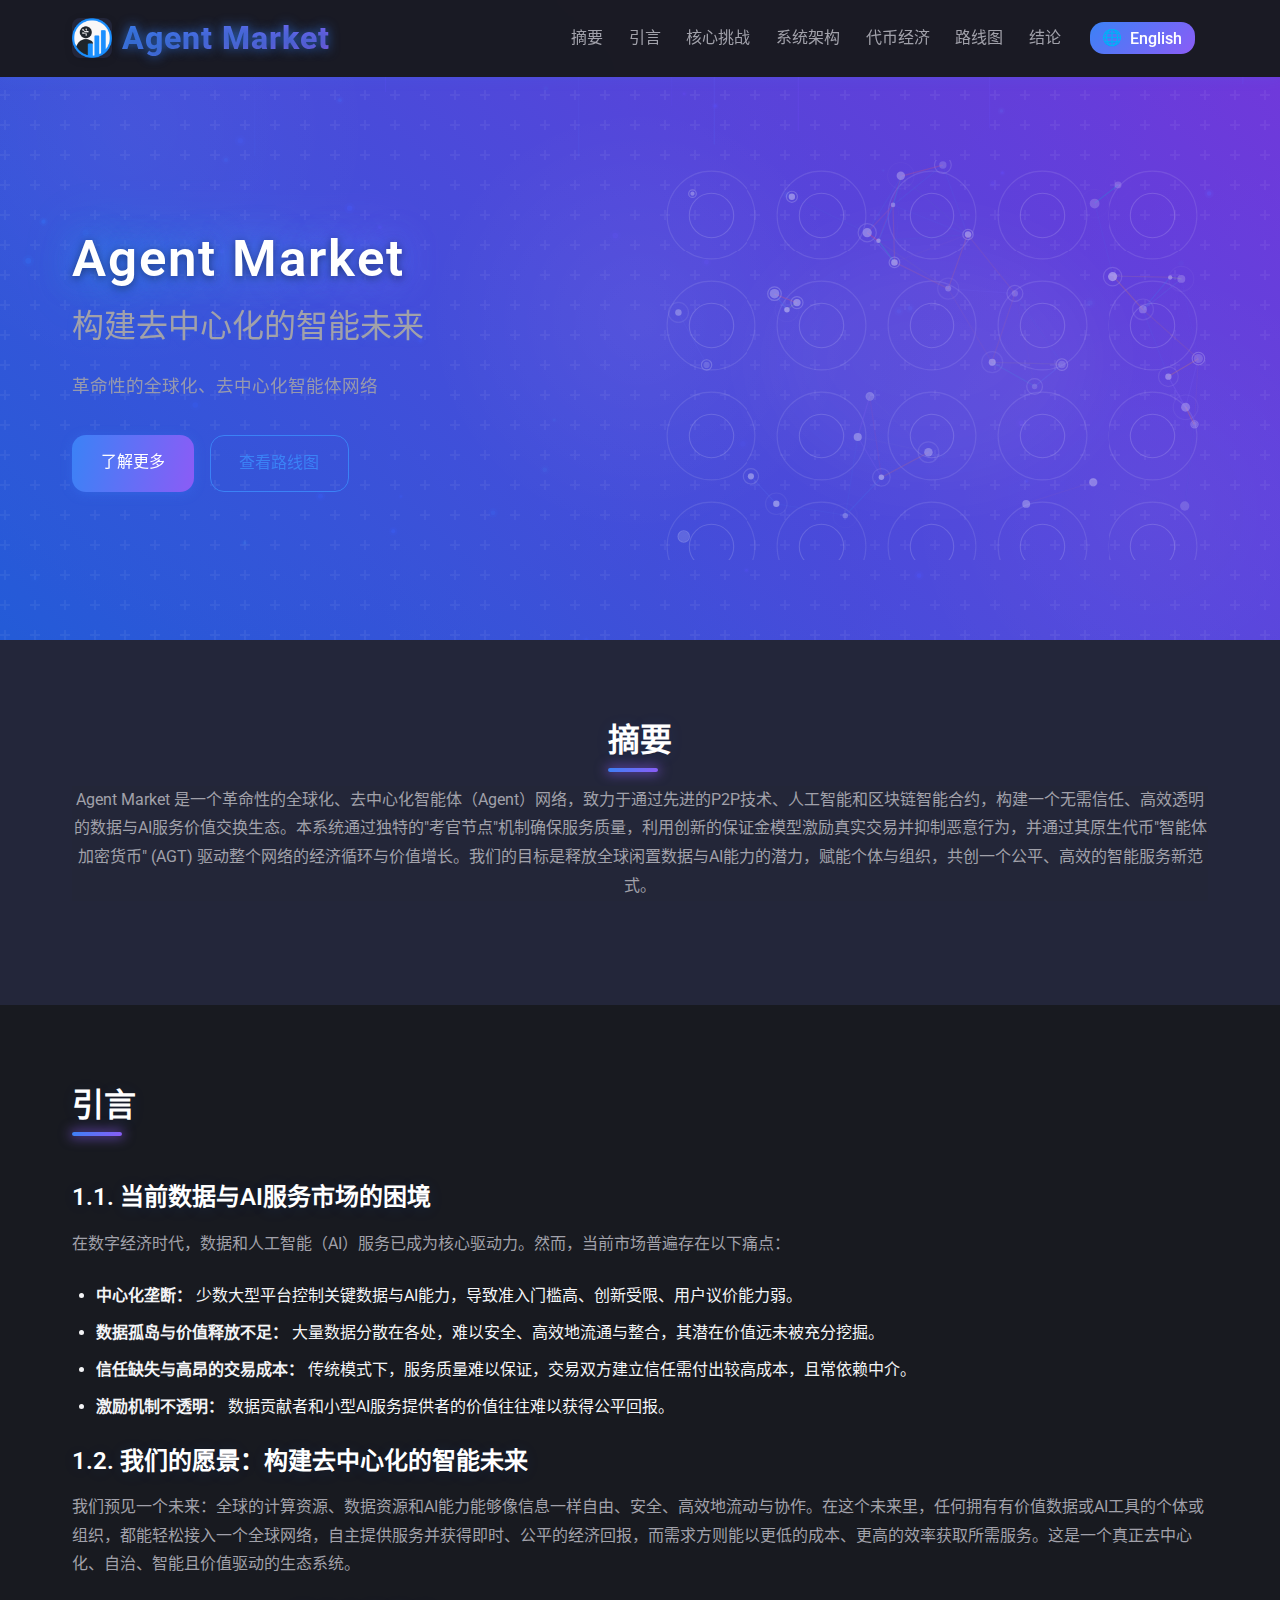
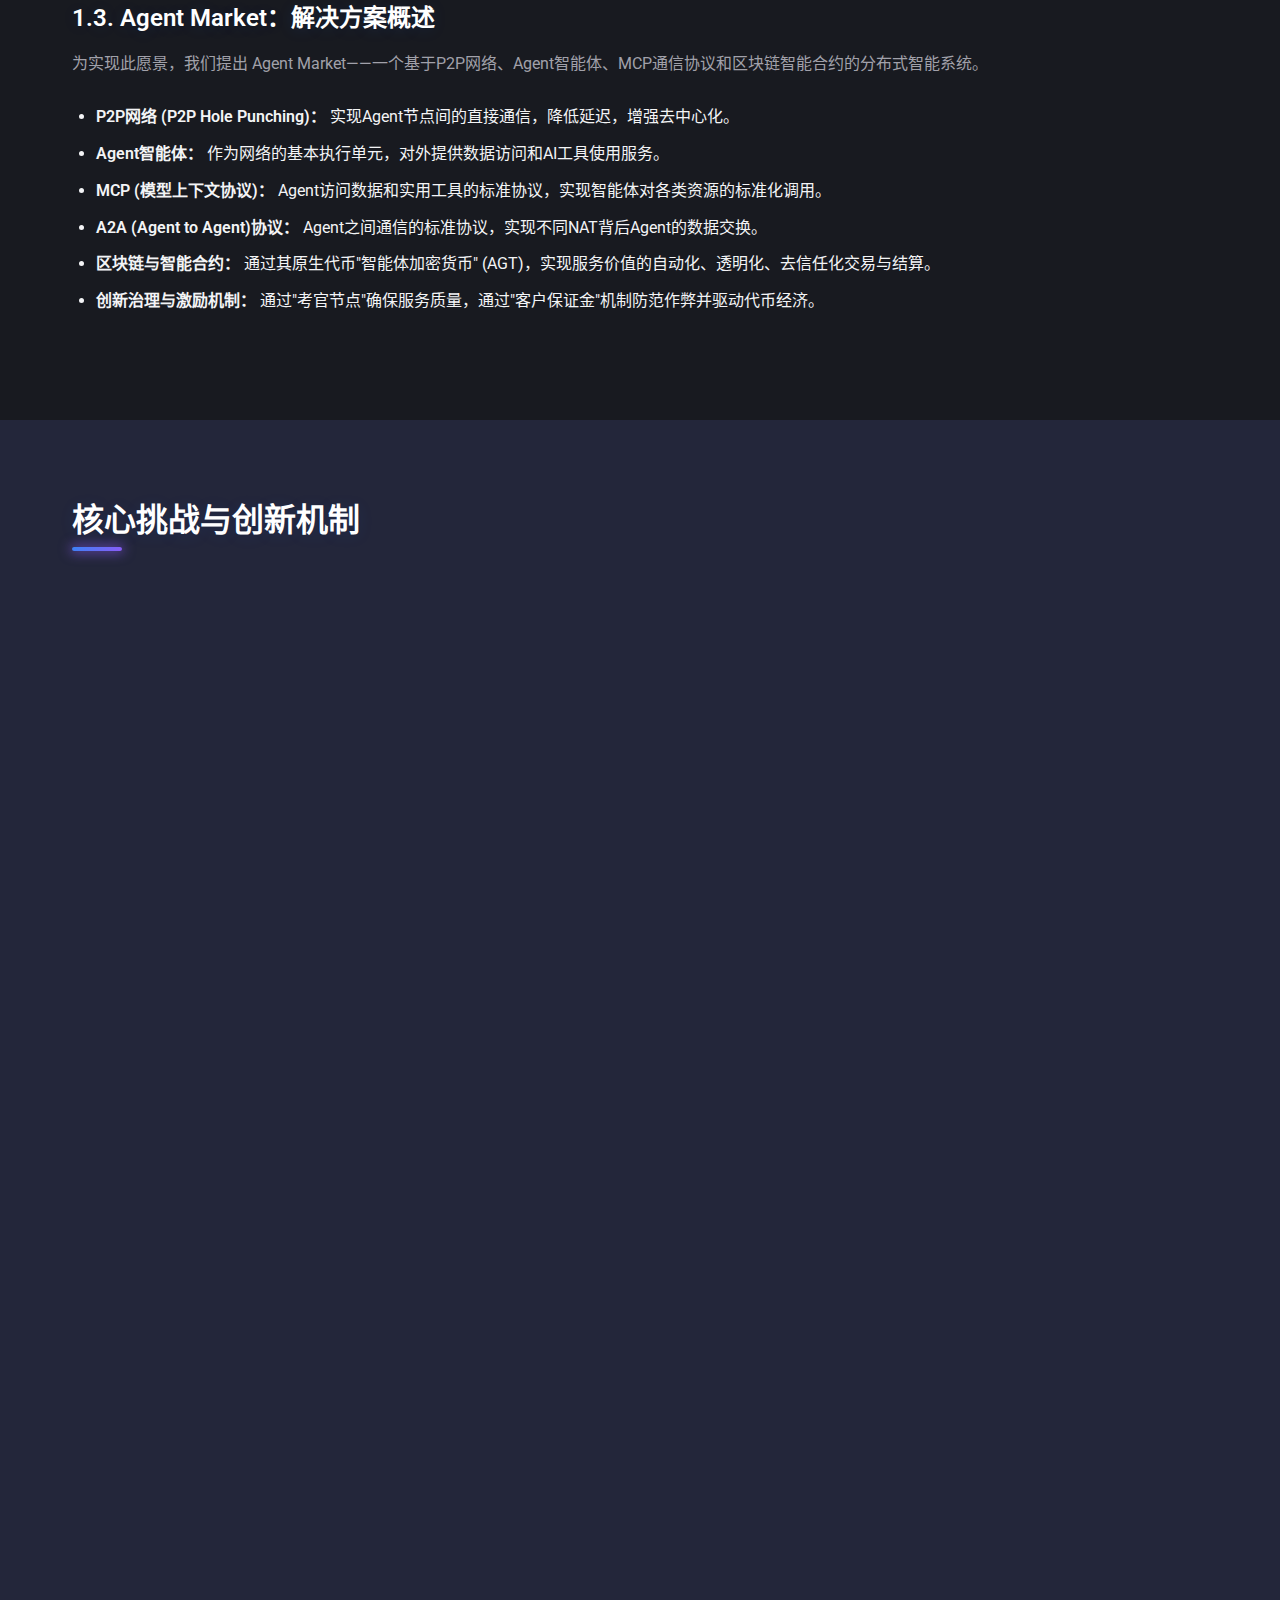
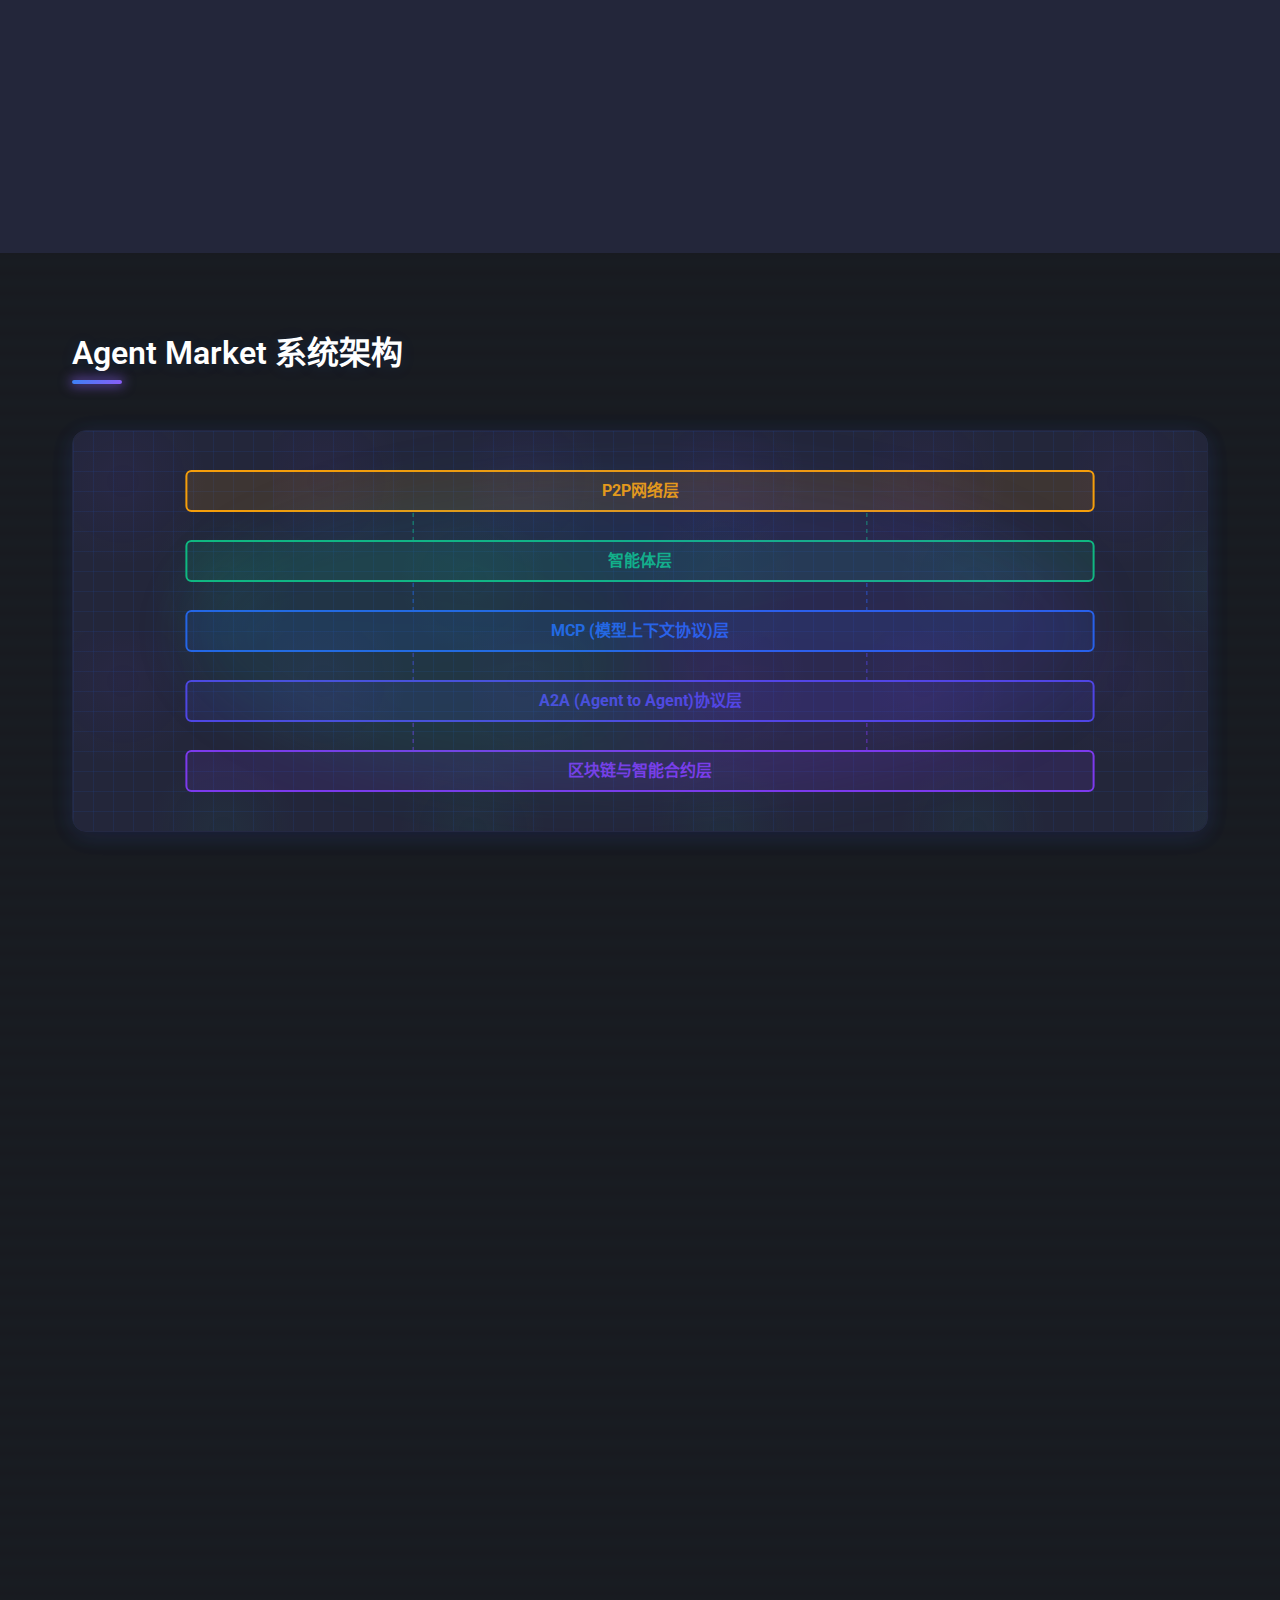
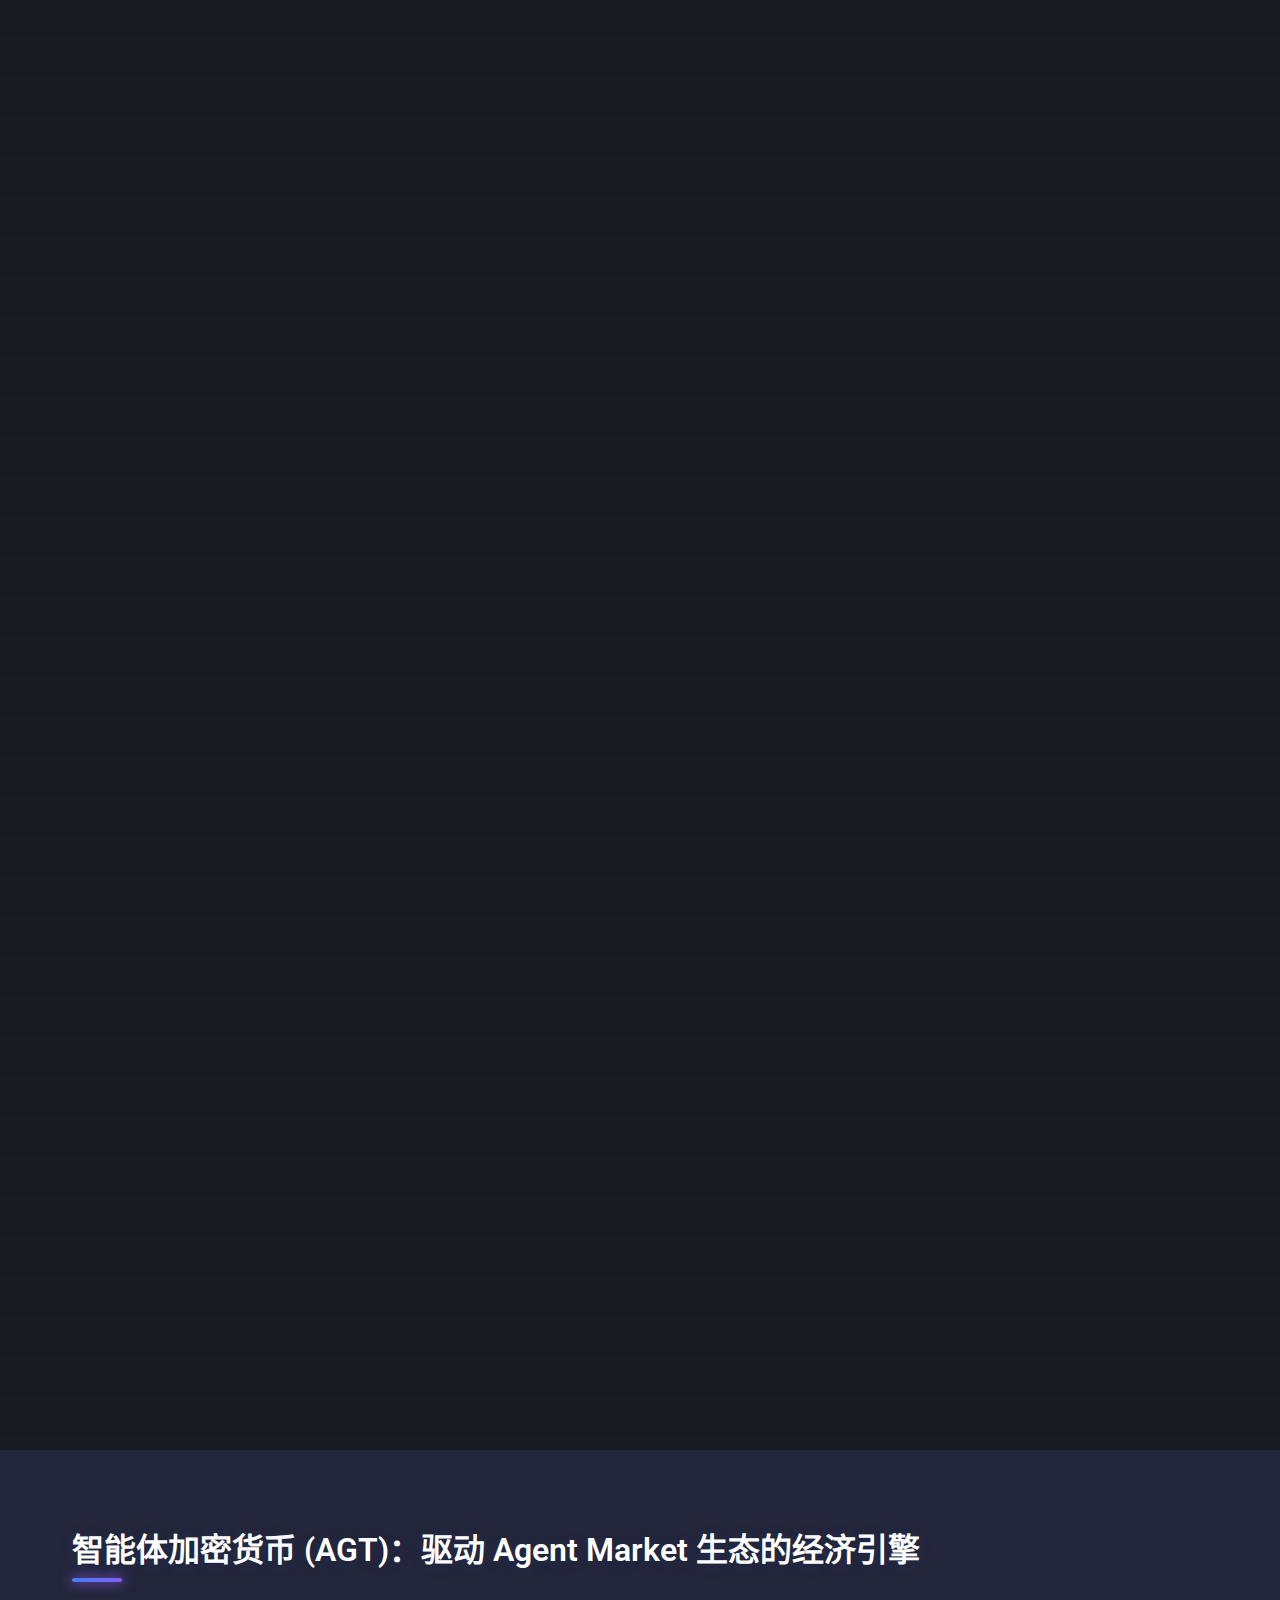
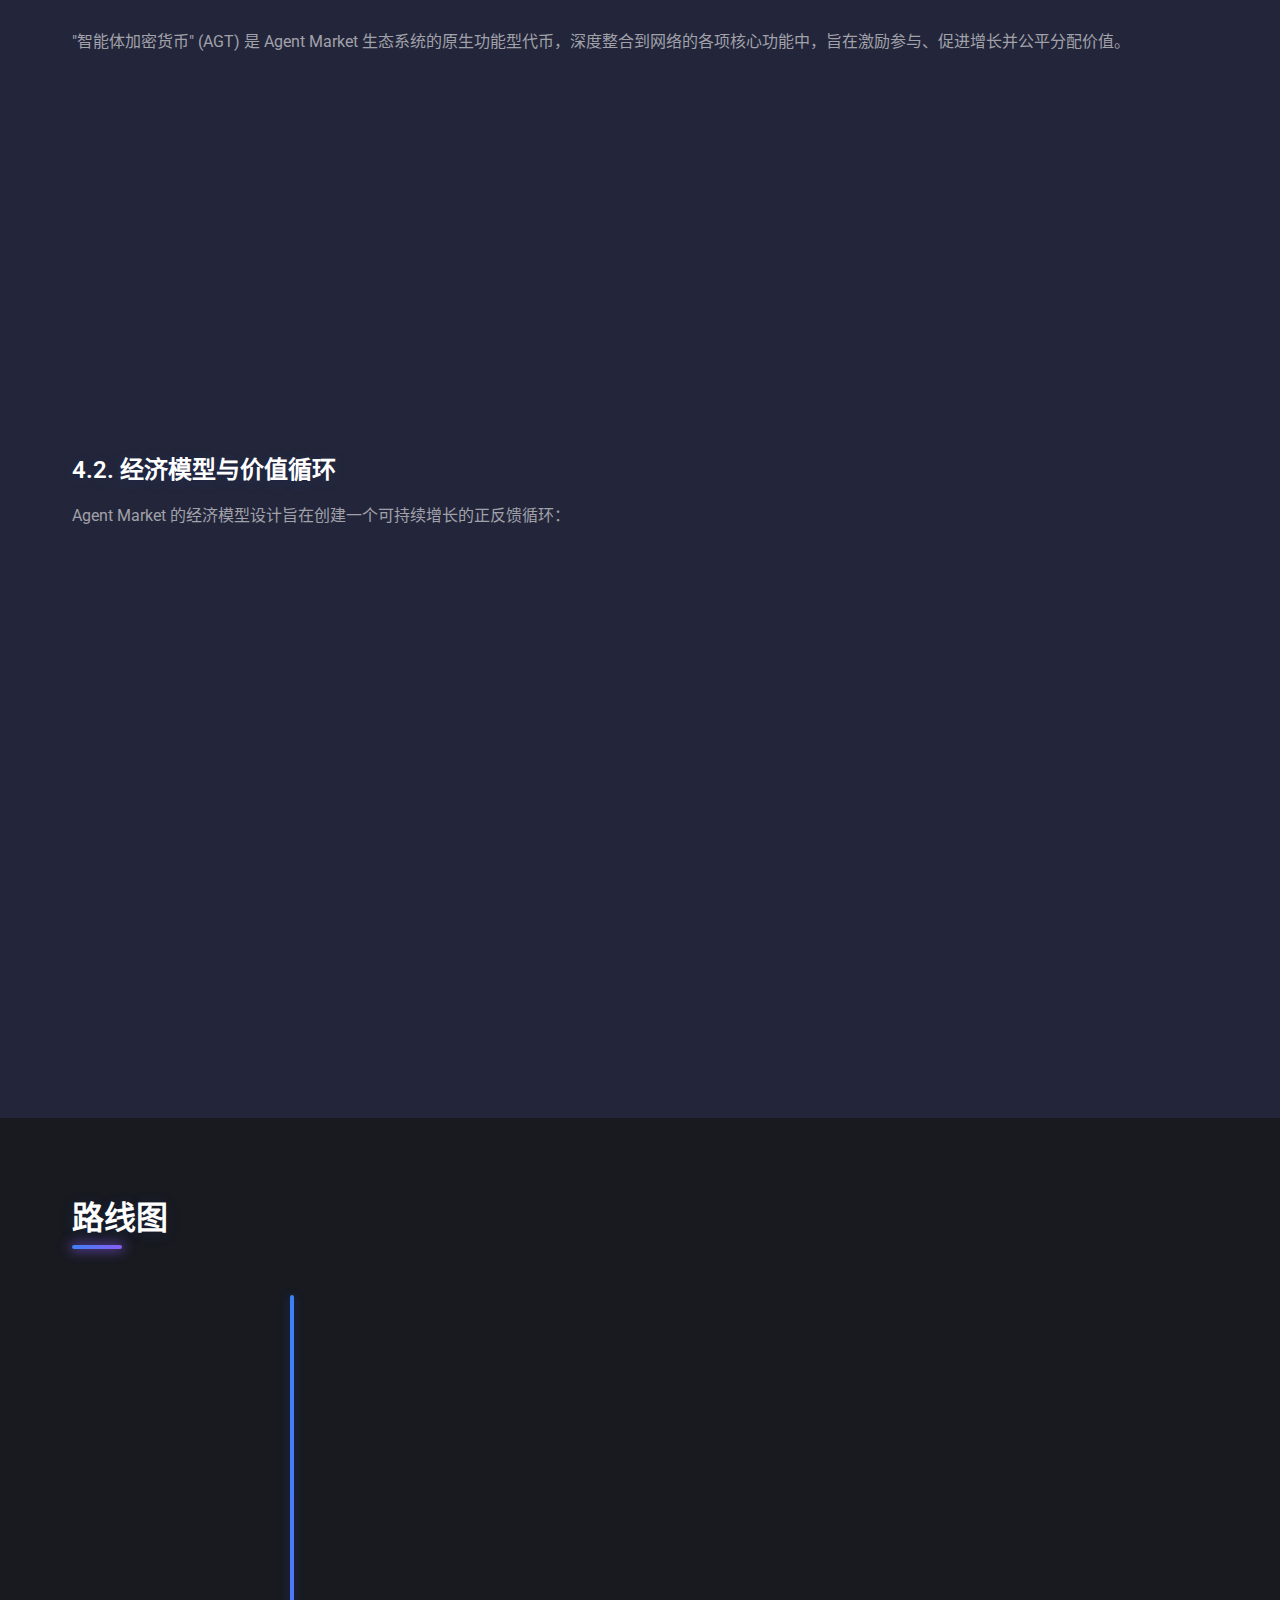
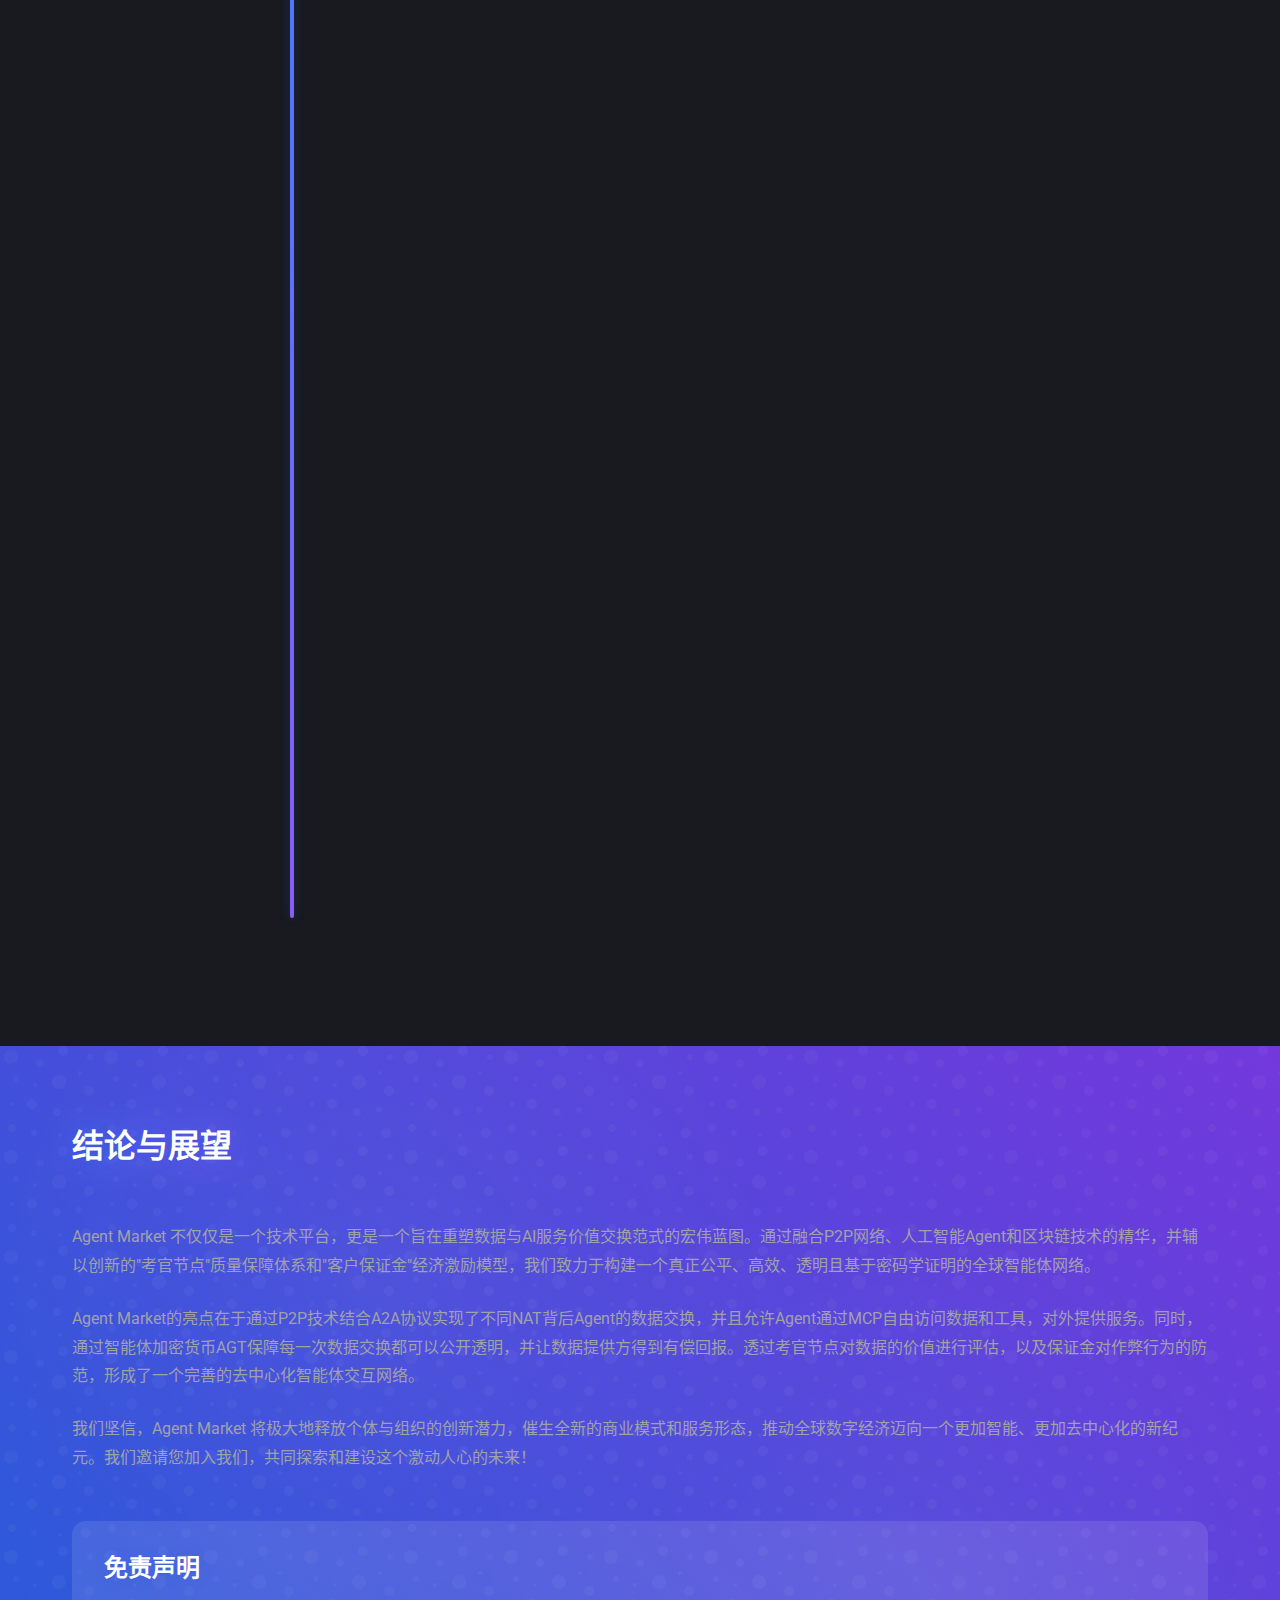
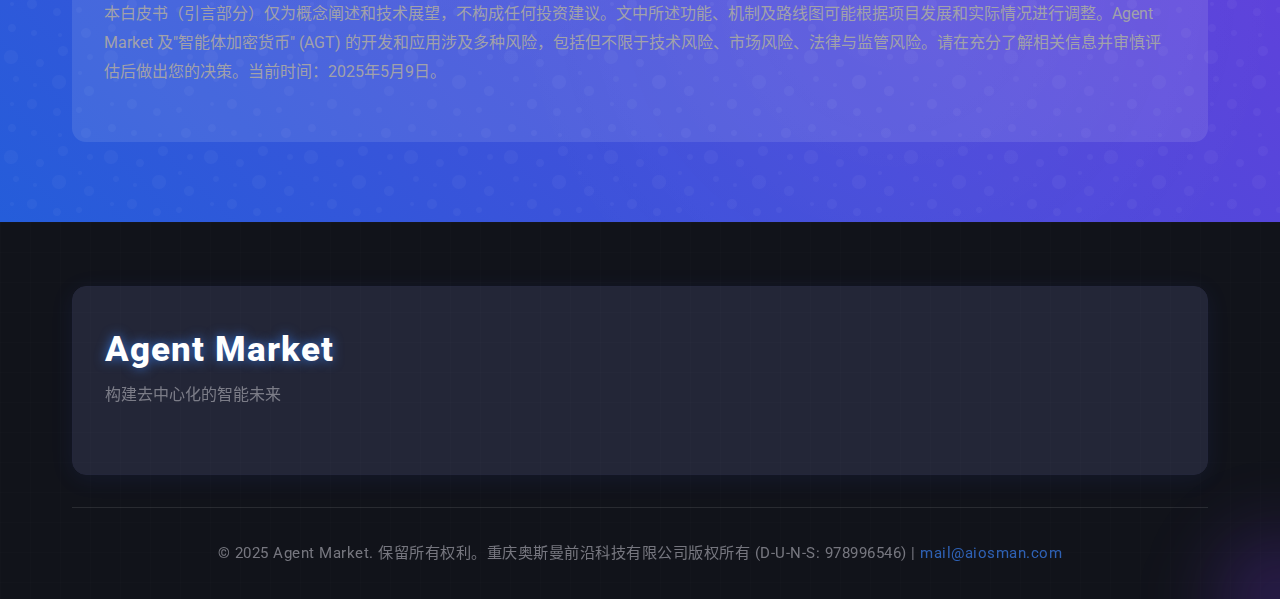
<file: index.html>
<!DOCTYPE html>
<html lang="zh-CN">
<head>
    <meta charset="UTF-8">
    <meta name="viewport" content="width=device-width, initial-scale=1.0, maximum-scale=1.0, user-scalable=no">
    <meta name="theme-color" content="#2563eb">
    <meta name="apple-mobile-web-app-capable" content="yes">
    <meta name="apple-mobile-web-app-status-bar-style" content="black-translucent">
    <title>Agent Market</title>
    <meta name="description" content="Agent Market 是一个去中心化的智能体网络，促进AI服务的可发现性、互操作性和协作。">
    <link rel="stylesheet" href="css/style.css">
    <link rel="stylesheet" href="https://fonts.googleapis.com/css2?family=Roboto:wght@300;400;500;700&display=swap">
    <link rel="stylesheet" href="https://cdnjs.cloudflare.com/ajax/libs/font-awesome/6.0.0-beta3/css/all.min.css">
    <link rel="icon" type="image/x-icon" href="logo.ico">
</head>
<body>
    <header>
        <div class="container">
            <div class="logo">
                <img src="logo.png" alt="Agent Market Logo" class="site-logo" style="height:40px;vertical-align:middle;margin-right:10px;">
                <h1>Agent Market</h1>
            </div>
            <nav>
                <div class="mobile-menu-toggle" aria-label="菜单">
                    <i class="fas fa-bars"></i>
                </div>
                <ul class="nav-links">
                    <li><a href="#abstract">摘要</a></li>
                    <li><a href="#introduction">引言</a></li>
                    <li><a href="#challenges">核心挑战</a></li>
                    <li><a href="#architecture">系统架构</a></li>
                    <li><a href="#tokenomics">代币经济</a></li>
                    <li><a href="#roadmap">路线图</a></li>
                    <li><a href="#conclusion">结论</a></li>
                    <li class="language-switch"><a href="index-en.html"><span>English</span></a></li>
                </ul>
            </nav>
        </div>
    </header>

    <section class="hero">
        <div class="container">
            <div class="hero-content">
                <h1 class="ai-glow">Agent Market</h1>
                <h2>构建去中心化的智能未来</h2>
                <p>革命性的全球化、去中心化智能体网络</p>
                <div class="cta-buttons">
                    <a href="#abstract" class="btn primary">了解更多</a>
                    <a href="#roadmap" class="btn secondary">查看路线图</a>
                </div>
            </div>
            <div class="hero-image">
                <div class="network-visualization"></div>
            </div>
        </div>
        <div class="ai-particles"></div>
    </section>

    <section id="abstract" class="abstract">
        <div class="container">
            <h2>摘要</h2>
            <div class="abstract-content ai-glow">
                <p>Agent Market 是一个革命性的全球化、去中心化智能体（Agent）网络，致力于通过先进的P2P技术、人工智能和区块链智能合约，构建一个无需信任、高效透明的数据与AI服务价值交换生态。本系统通过独特的"考官节点"机制确保服务质量，利用创新的保证金模型激励真实交易并抑制恶意行为，并通过其原生代币"智能体加密货币" (AGT) 驱动整个网络的经济循环与价值增长。我们的目标是释放全球闲置数据与AI能力的潜力，赋能个体与组织，共创一个公平、高效的智能服务新范式。</p>
            </div>
        </div>
    </section>

    <section id="introduction" class="introduction">
        <div class="container">
            <h2>引言</h2>
            <div class="section-content">
                <h3>1.1. 当前数据与AI服务市场的困境</h3>
                <p>在数字经济时代，数据和人工智能（AI）服务已成为核心驱动力。然而，当前市场普遍存在以下痛点：</p>
                <ul>
                    <li><strong>中心化垄断：</strong> 少数大型平台控制关键数据与AI能力，导致准入门槛高、创新受限、用户议价能力弱。</li>
                    <li><strong>数据孤岛与价值释放不足：</strong> 大量数据分散在各处，难以安全、高效地流通与整合，其潜在价值远未被充分挖掘。</li>
                    <li><strong>信任缺失与高昂的交易成本：</strong> 传统模式下，服务质量难以保证，交易双方建立信任需付出较高成本，且常依赖中介。</li>
                    <li><strong>激励机制不透明：</strong> 数据贡献者和小型AI服务提供者的价值往往难以获得公平回报。</li>
                </ul>

                <h3>1.2. 我们的愿景：构建去中心化的智能未来</h3>
                <p>我们预见一个未来：全球的计算资源、数据资源和AI能力能够像信息一样自由、安全、高效地流动与协作。在这个未来里，任何拥有有价值数据或AI工具的个体或组织，都能轻松接入一个全球网络，自主提供服务并获得即时、公平的经济回报，而需求方则能以更低的成本、更高的效率获取所需服务。这是一个真正去中心化、自治、智能且价值驱动的生态系统。</p>

                <h3>1.3. Agent Market：解决方案概述</h3>
                <p>为实现此愿景，我们提出 Agent Market——一个基于P2P网络、Agent智能体、MCP通信协议和区块链智能合约的分布式智能系统。</p>
                <ul>
                    <li><strong>P2P网络 (P2P Hole Punching)：</strong> 实现Agent节点间的直接通信，降低延迟，增强去中心化。</li>
                    <li><strong>Agent智能体：</strong> 作为网络的基本执行单元，对外提供数据访问和AI工具使用服务。</li>
                    <li><strong>MCP (模型上下文协议)：</strong> Agent访问数据和实用工具的标准协议，实现智能体对各类资源的标准化调用。</li>
                    <li><strong>A2A (Agent to Agent)协议：</strong> Agent之间通信的标准协议，实现不同NAT背后Agent的数据交换。</li>
                    <li><strong>区块链与智能合约：</strong> 通过其原生代币"智能体加密货币" (AGT)，实现服务价值的自动化、透明化、去信任化交易与结算。</li>
                    <li><strong>创新治理与激励机制：</strong> 通过"考官节点"确保服务质量，通过"客户保证金"机制防范作弊并驱动代币经济。</li>
                </ul>
            </div>
        </div>
    </section>

    <section id="challenges" class="challenges">
        <div class="container">
            <h2>核心挑战与创新机制</h2>
            <div class="section-content">
                <div class="challenge-card">
                    <div class="challenge-icon">
                        <i class="fas fa-search-dollar"></i>
                    </div>
                    <h3>2.1. 挑战一：智能体服务价值的发现与量化</h3>
                    <p>在庞大的Agent网络中，如何识别真正有价值的服务？</p>
                    <h4>2.1.1. 市场驱动的价值信号：服务请求频次</h4>
                    <p>我们认为，一项服务被请求的次数是其市场需求和潜在价值的直接体现。在 Agent Market 网络中，Agent提供服务的被请求次数将被记录（在保证隐私的前提下），作为衡量其受欢迎程度和基础价值的初始指标。高频被请求的服务通常意味着其更能满足市场需求。</p>
                </div>

                <div class="challenge-card">
                    <div class="challenge-icon">
                        <i class="fas fa-certificate"></i>
                    </div>
                    <h3>2.2. 挑战二：确保Agent的真实性与服务质量</h3>
                    <p>如何防止空壳节点或低质量服务充斥网络，损害用户体验？</p>
                    <h4>2.2.1. 创新机制："考官节点"与"金榜题名"</h4>
                    <p>我们引入"考官节点" (Examiner Nodes) 体系。这些特殊节点负责对新加入或申请认证的Agent进行"资格考试"。</p>
                    <h4>2.2.2. 基于大语言模型的自动化初步审查</h4>
                    <p>考官节点将利用先进的大语言模型（LLM）对Agent进行多维度、自动化的初步能力验证和基础功能测试。通过考试的Agent将被考官节点"提名"并记录在链上，形成一个公开透明的"金榜"（Qualified Agent List），供全网用户参考，方便快速找到可信的新晋服务。</p>
                    <h4>2.2.3. 去中心化治理与激励</h4>
                    <p>考官节点由高算力节点通过质押、DAO选举等方式产生，定期轮换，防止权力固化。针对不同对象（高算力Agent、低算力节点）设计不同复杂度的审查机制，并引入挑战与仲裁机制，确保考官节点的去中心化、公正性和抗作恶能力。为考官节点和基础设施节点设计多元激励和声誉惩罚机制，保障其积极性和服务质量。</p>
                </div>

                <div class="challenge-card">
                    <div class="challenge-icon">
                        <i class="fas fa-shield-alt"></i>
                    </div>
                    <h3>2.3. 挑战三：防范恶意行为与网络滥用</h3>
                    <p>如何避免恶意用户通过"刷次数"等行为伪造高价值Agent，或进行其他网络攻击？</p>
                    <h4>2.3.1. 创新机制：客户保证金与成本壁垒</h4>
                    <p>为有效提高作弊成本，我们设计了客户保证金机制。用户在请求Agent服务前，需使用USDT等稳定币兑换成网络发行的"智能体加密货币" (AGT)，并以此作为保证金进行锁定。此举大幅提升了大规模刷量的经济门槛，有效抑制虚假繁荣和女巫攻击。保证金在服务完成后按规则处理（如部分消耗或满足条件后解冻）。</p>
                </div>

                <div class="challenge-card">
                    <div class="challenge-icon">
                        <i class="fas fa-handshake"></i>
                    </div>
                    <h3>2.4. 挑战四：建立无需信任的价值交换</h3>
                    <p>如何在陌生的Agent节点间实现安全、可靠的服务交付与价值结算？</p>
                    <h4>2.4.1. 区块链与智能合约的赋能</h4>
                    <p>所有核心交易，如保证金的锁定与解冻、服务费用的支付、考官节点的认证记录等，都将通过部署在高效、低成本区块链上的智能合约自动执行。这确保了交易的透明性、不可篡改性和无需第三方中介的信任基础。</p>
                </div>
            </div>
        </div>
    </section>

    <section id="architecture" class="architecture matrix-bg">
        <div class="container">
            <h2>Agent Market 系统架构</h2>
            <div class="section-content">
                <div class="architecture-diagram">
                    <div class="diagram-placeholder">
                        <!-- 这里将通过CSS创建一个系统架构图的示意 -->
                    </div>
                </div>
                <div class="architecture-layers">
                    <div class="layer floating">
                        <h3>3.1. P2P网络层：无缝直连的基础</h3>
                        <p>采用先进的P2P打洞（P2P Hole Punching）技术及如libp2p等成熟框架，允许位于不同NAT或防火墙后的Agent节点建立直接网络连接，实现高效、低延迟的点对点数据传输与通信，是系统去中心化特性和抗审查能力的基石。</p>
                    </div>
                    <div class="layer floating" style="animation-delay: 0.5s">
                        <h3>3.2. Agent智能体层：网络的核心执行单元</h3>
                        <p>Agent是具备一定AI能力的软件程序，是网络中的基本服务提供单元。每个Agent可封装特定的数据集、计算能力、AI模型或API接口（工具），自主运行、处理信息、执行任务，并响应来自其他Agent或用户的服务请求。</p>
                    </div>
                    <div class="layer floating" style="animation-delay: 1s">
                        <h3>3.3. MCP (模型上下文协议)：通信与资源访问规范</h3>
                        <p>MCP是Agent访问数据和实用工具的标准协议，定义了Agent与各类资源交互时的标准接口、数据格式、访问控制和状态同步等。它使智能体能够以一致的方式访问和操作各种数据源和工具，实现资源的标准化调用和封装。</p>
                    </div>
                    <div class="layer floating" style="animation-delay: 1.5s">
                        <h3>3.3.1. A2A (Agent to Agent)协议：智能体互联互通的桥梁</h3>
                        <p>A2A是Agent之间通信的标准协议，Agent Market通过P2P技术结合A2A协议实现了不同NAT背后Agent的直接数据交换，定义了服务发现机制、能力协商、任务分派和状态同步等规范。这一创新使得分布在全球各地的智能体能够无缝协作，形成一个真正去中心化的智能体网络。</p>
                    </div>
                    <div class="layer floating" style="animation-delay: 2s">
                        <h3>3.4. 区块链与智能合约层：信任与价值的基石</h3>
                        <p>选择一个高性能、低Gas费的区块链平台（如以太坊L2、Solana、Avalanche等，或专用应用链），部署 Agent Market 的核心智能合约。这些合约负责管理：</p>
                        <ul>
                            <li>Agent的注册与"金榜题名"状态。</li>
                            <li>"智能体加密货币" (AGT)的发行与流转。</li>
                            <li>客户保证金的锁定、仲裁与解冻逻辑。</li>
                            <li>服务交易的清算与结算。</li>
                            <li>未来可能的去中心化治理参数。</li>
                        </ul>
                    </div>
                    <div class="layer floating" style="animation-delay: 2.5s">
                        <h3>3.5. 节点角色分工与通信模式</h3>
                        <p>
                            <strong>节点分工：</strong><br>
                            <b>低算力节点：</b> 主要作为数据和工具的提供者，同时可承担MCP Server（模型上下文协议服务器，Model Context Protocol Server）角色，为大语言模型等智能体提供标准化的数据和工具访问接口，并参与服务发现、消息路由、基础设施协作等。<br>
                            <b>高算力节点：</b> 负责执行复杂的Agent任务（如AI推理、智能体核心服务），并可担任"考官节点"参与网络治理和审查。
                        </p>
                        <p>
                            <strong>通信模式：</strong><br>
                            <b>Agent ↔ Agent：</b> 高算力节点间直接协作，完成复杂任务。<br>
                            <b>Agent ↔ MCP Server：</b> 高算力节点通过MCP Server（模型上下文协议服务器）获取数据、调用工具、服务发现和消息路由。<br>
                            <b>MCP Server ↔ MCP Server：</b> 低算力节点间协作，维护服务目录、路由信息、P2P打洞等，保障网络基础设施的去中心化和弹性。
                        </p>
                        <p>
                            <strong>优势：</strong> 充分利用异构算力，实现资源专业化与效率提升，降低参与门槛，促进网络规模扩展。
                        </p>
                        <p>
                            <strong>挑战与应对：</strong><br>
                            <b>MCP Server职责与去中心化：</b> 采用DHT、Gossip等分布式同步机制，避免中心化风险。<br>
                            <b>激励机制：</b> 低算力节点通过数据/工具服务和基础设施服务获得多元激励，并引入声誉与惩罚机制。<br>
                            <b>考官节点治理：</b> 高算力节点通过质押、DAO选举等方式担任考官，采用多样化审查流程和挑战仲裁机制，确保去中心化与公正性。<br>
                            <b>安全与可靠性：</b> 多重验证与交叉验证机制，快速发现并隔离恶意节点，保障网络健康。
                        </p>
                    </div>
                </div>
            </div>
        </div>
    </section>

    <section id="tokenomics" class="token">
        <div class="container">
            <h2>智能体加密货币 (AGT)：驱动 Agent Market 生态的经济引擎</h2>
            <div class="section-content">
                <p class="ai-glow">"智能体加密货币" (AGT) 是 Agent Market 生态系统的原生功能型代币，深度整合到网络的各项核心功能中，旨在激励参与、促进增长并公平分配价值。</p>
                
                <div class="token-features">
                    <div class="feature">
                        <div class="feature-icon">
                            <i class="fas fa-money-check-alt"></i>
                        </div>
                        <h3>4.1.1. 服务请求保证金</h3>
                        <p>用户发起服务请求时，必须以 AGT 锁定一定数量的保证金。这是 AGT 最核心的效用，直接关联网络活跃度。</p>
                    </div>
                    
                    <div class="feature">
                        <div class="feature-icon">
                            <i class="fas fa-vote-yea"></i>
                        </div>
                        <h3>4.1.2. 网络治理与投票</h3>
                        <p>随着生态的成熟，AGT 的持有者将有权参与网络的去中心化治理，如对协议升级、考官节点选举标准、经济参数调整等关键决策进行投票。</p>
                    </div>
                    
                    <div class="feature">
                        <div class="feature-icon">
                            <i class="fas fa-exchange-alt"></i>
                        </div>
                        <h3>4.1.3. 服务结算与激励</h3>
                        <p>Agent提供的服务将以 AGT 进行计价和结算。同时，为网络做出贡献的参与者（如高质量Agent、考官节点等）也将获得 AGT 作为奖励。</p>
                    </div>
                </div>
                
                <h3>4.2. 经济模型与价值循环</h3>
                <p>Agent Market 的经济模型设计旨在创建一个可持续增长的正反馈循环：</p>
                <div class="token-cycle">
                    <div class="cycle-step">
                        <div class="step-number">1</div>
                        <div class="step-content">
                            <h4>需求产生</h4>
                            <p>用户需要Agent提供的数据或AI服务。</p>
                        </div>
                    </div>
                    <div class="cycle-step">
                        <div class="step-number">2</div>
                        <div class="step-content">
                            <h4>保证金锁定</h4>
                            <p>用户使用USDT等兑换 AGT 并锁定作为保证金，产生对 AGT 的购买需求。</p>
                        </div>
                    </div>
                    <div class="cycle-step">
                        <div class="step-number">3</div>
                        <div class="step-content">
                            <h4>服务交付与价值创造</h4>
                            <p>Agent提供服务，满足用户需求。</p>
                        </div>
                    </div>
                    <div class="cycle-step">
                        <div class="step-number">4</div>
                        <div class="step-content">
                            <h4>生态增长</h4>
                            <p>越多的用户和服务请求，意味着越多的保证金被锁定，进一步提升对 AGT 的需求。</p>
                        </div>
                    </div>
                    <div class="cycle-step">
                        <div class="step-number">5</div>
                        <div class="step-content">
                            <h4>价值预期</h4>
                            <p>随着网络规模扩大和服务总价值的提升，AGT 的内在价值和市场预期有望随之上涨，从而吸引更多优质Agent加入网络提供服务，也激励更多用户参与。</p>
                        </div>
                    </div>
                    <div class="cycle-step">
                        <div class="step-number">6</div>
                        <div class="step-content">
                            <h4>流动性与兑换</h4>
                            <p>解冻后的 AGT（如保证金退回或服务收入）可以在支持的交易所重新兑换成USDT等其他数字资产，保证了代币的流动性。</p>
                        </div>
                    </div>
                </div>
            </div>
        </div>
    </section>

    <section id="roadmap" class="roadmap">
        <div class="container">
            <h2>路线图</h2>
            <div class="section-content">
                <div class="timeline">
                    <div class="timeline-item">
                        <div class="timeline-marker completed">
                            <span class="marker-text">已完成</span>
                        </div>
                        <div class="timeline-content">
                            <h3>阶段一：奠基与验证</h3>
                            <ul>
                                <li>核心理念与架构设计。</li>
                                <li>P2P网络、Agent框架、MCP协议初步定义。</li>
                                <li>关键机制（考官节点、保证金模型）设计。</li>
                            </ul>
                        </div>
                    </div>
                    
                    <div class="timeline-item">
                        <div class="timeline-marker current">
                            <span class="marker-text">进行中</span>
                        </div>
                        <div class="timeline-content">
                            <h3>阶段二：原型开发与测试网 (未来6-12个月)</h3>
                            <ul>
                                <li>核心组件PoC开发（P2P连接、Agent服务调用、模拟合约交互）。</li>
                                <li>发布测试网，上线基础Agent客户端。</li>
                                <li>"考官节点"与LLM测试功能原型实现。</li>
                                <li>AGT 测试币发行与保证金机制测试。</li>
                                <li>社区初步建设与开发者招募。</li>
                            </ul>
                        </div>
                    </div>
                    
                    <div class="timeline-item">
                        <div class="timeline-marker">
                            <span class="marker-text">计划中</span>
                        </div>
                        <div class="timeline-content">
                            <h3>阶段三：主网上线与生态启动 (未来12-24个月)</h3>
                            <ul>
                                <li>智能合约审计与主网部署。</li>
                                <li>AGT 正式发行与上线。</li>
                                <li>"考官节点"体系正式运行。</li>
                                <li>激励计划启动，吸引首批Agent和用户。</li>
                                <li>完善开发者工具与SDK。</li>
                            </ul>
                        </div>
                    </div>
                    
                    <div class="timeline-item">
                        <div class="timeline-marker">
                            <span class="marker-text">未来</span>
                        </div>
                        <div class="timeline-content">
                            <h3>阶段四：生态繁荣与去中心化治理 (24个月以后)</h3>
                            <ul>
                                <li>持续迭代优化，扩展Agent能力与服务类型。</li>
                                <li>推动去中心化治理机制落地。</li>
                                <li>构建丰富的应用生态和合作伙伴网络。</li>
                                <li>探索跨链互操作性。</li>
                            </ul>
                        </div>
                    </div>
                </div>
            </div>
        </div>
    </section>

    <section id="conclusion" class="conclusion">
        <div class="container">
            <h2 class="ai-glow">结论与展望</h2>
            <div class="section-content">
                <p>Agent Market 不仅仅是一个技术平台，更是一个旨在重塑数据与AI服务价值交换范式的宏伟蓝图。通过融合P2P网络、人工智能Agent和区块链技术的精华，并辅以创新的"考官节点"质量保障体系和"客户保证金"经济激励模型，我们致力于构建一个真正公平、高效、透明且基于密码学证明的全球智能体网络。</p>
                
                <p>Agent Market的亮点在于通过P2P技术结合A2A协议实现了不同NAT背后Agent的数据交换，并且允许Agent通过MCP自由访问数据和工具，对外提供服务。同时，通过智能体加密货币AGT保障每一次数据交换都可以公开透明，并让数据提供方得到有偿回报。透过考官节点对数据的价值进行评估，以及保证金对作弊行为的防范，形成了一个完善的去中心化智能体交互网络。</p>
                
                <p>我们坚信，Agent Market 将极大地释放个体与组织的创新潜力，催生全新的商业模式和服务形态，推动全球数字经济迈向一个更加智能、更加去中心化的新纪元。我们邀请您加入我们，共同探索和建设这个激动人心的未来！</p>
                
                <div class="disclaimer">
                    <h3>免责声明</h3>
                    <p>本白皮书（引言部分）仅为概念阐述和技术展望，不构成任何投资建议。文中所述功能、机制及路线图可能根据项目发展和实际情况进行调整。Agent Market 及"智能体加密货币" (AGT) 的开发和应用涉及多种风险，包括但不限于技术风险、市场风险、法律与监管风险。请在充分了解相关信息并审慎评估后做出您的决策。当前时间：2025年5月9日。</p>
                </div>
            </div>
        </div>
    </section>

    <footer>
        <div class="container">
            <div class="footer-content">
                <div class="footer-brand">
                    <h2>Agent Market</h2>
                    <p>构建去中心化的智能未来</p>
                </div>
                <div class="footer-links" style="display:none">
                    <div class="link-group">
                        <h3>文档</h3>
                        <ul>
                            <li><a href="#abstract">白皮书</a></li>
                            <li><a href="#">技术文档</a></li>
                            <li><a href="#">API参考</a></li>
                        </ul>
                    </div>
                    <div class="link-group">
                        <h3>社区</h3>
                        <ul>
                            <li><a href="#">Discord</a></li>
                            <li><a href="#">Twitter</a></li>
                            <li><a href="#">Telegram</a></li>
                        </ul>
                    </div>
                    <div class="link-group">
                        <h3>资源</h3>
                        <ul>
                            <li><a href="#">开发者中心</a></li>
                            <li><a href="#">合作伙伴</a></li>
                            <li><a href="#">媒体资源</a></li>
                        </ul>
                    </div>
                </div>
            </div>
            <div class="footer-bottom">
                <p>&copy; 2025 Agent Market. 保留所有权利。重庆奥斯曼前沿科技有限公司版权所有 (D-U-N-S: 978996546) | <a href="mailto:mail@aiosman.com">mail@aiosman.com</a></p>
            </div>
        </div>
    </footer>

    <script src="js/main.js"></script>
</body>
</html>
</file>
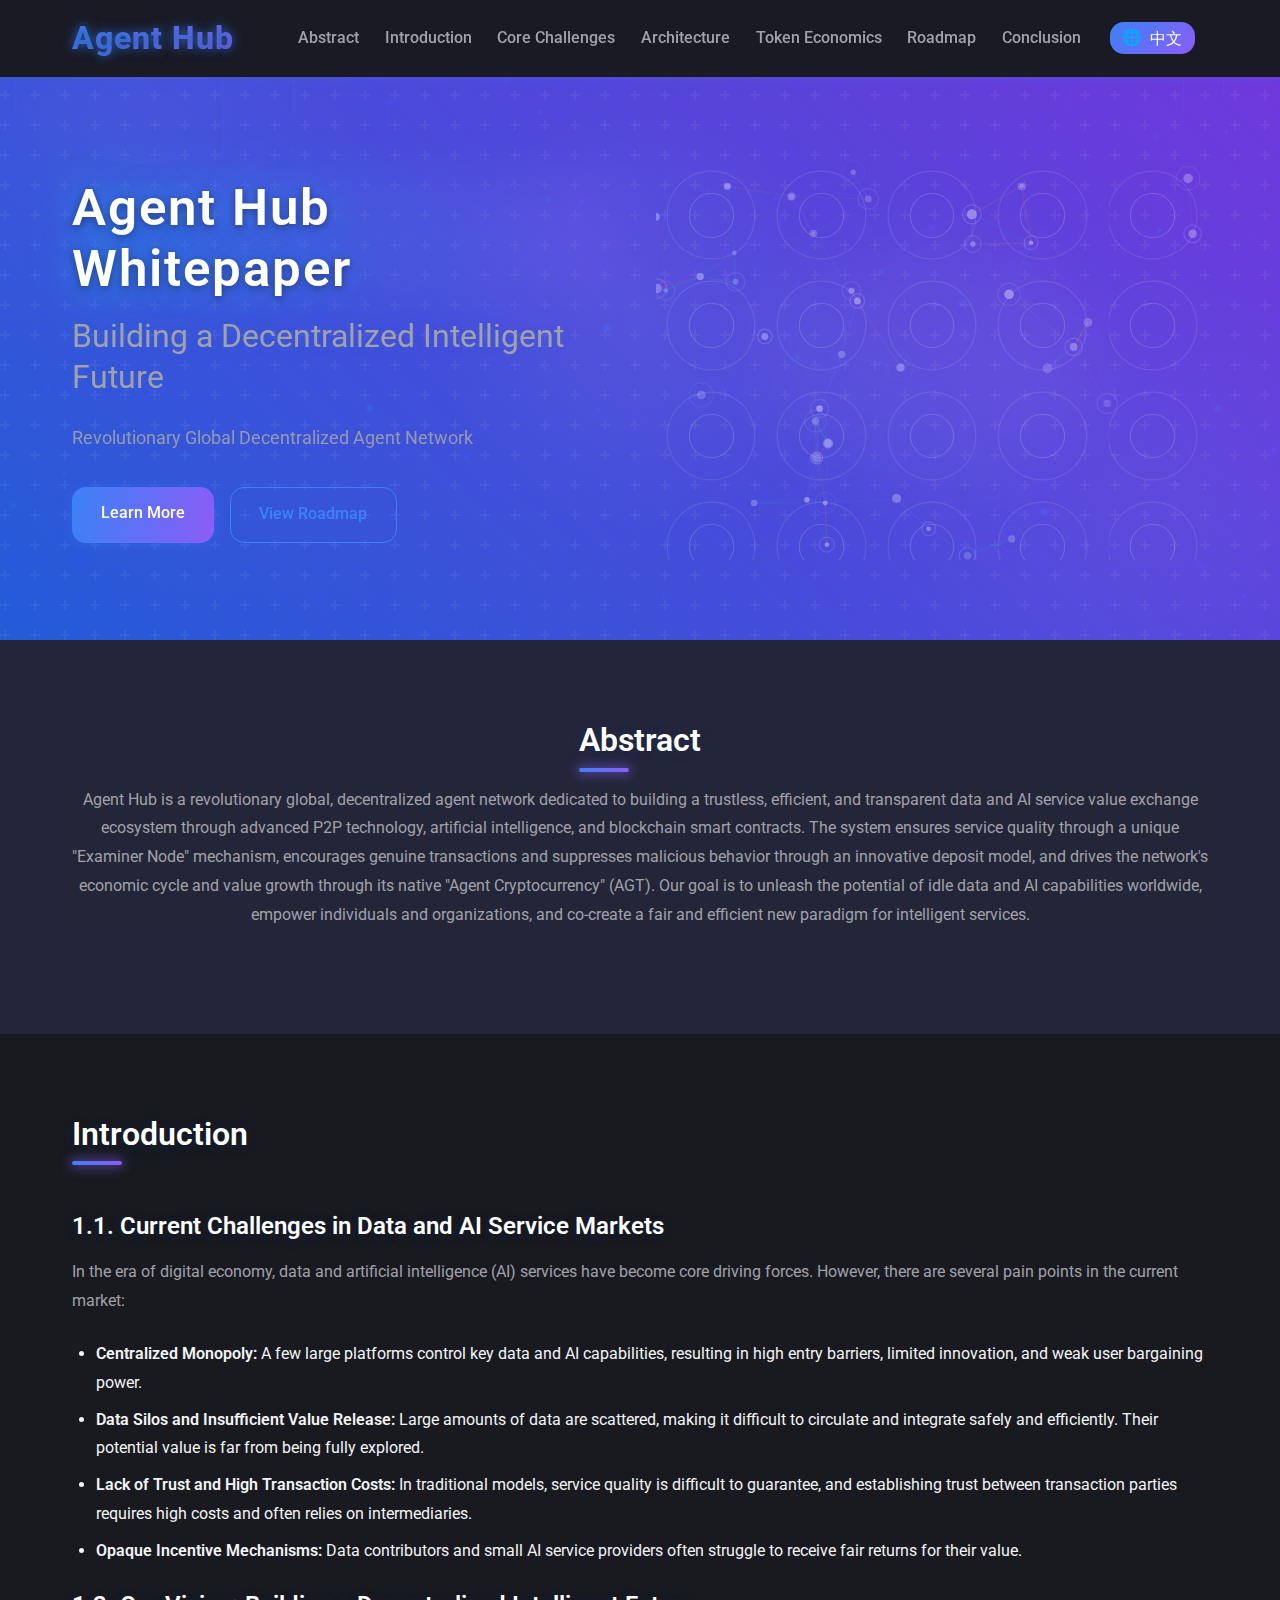
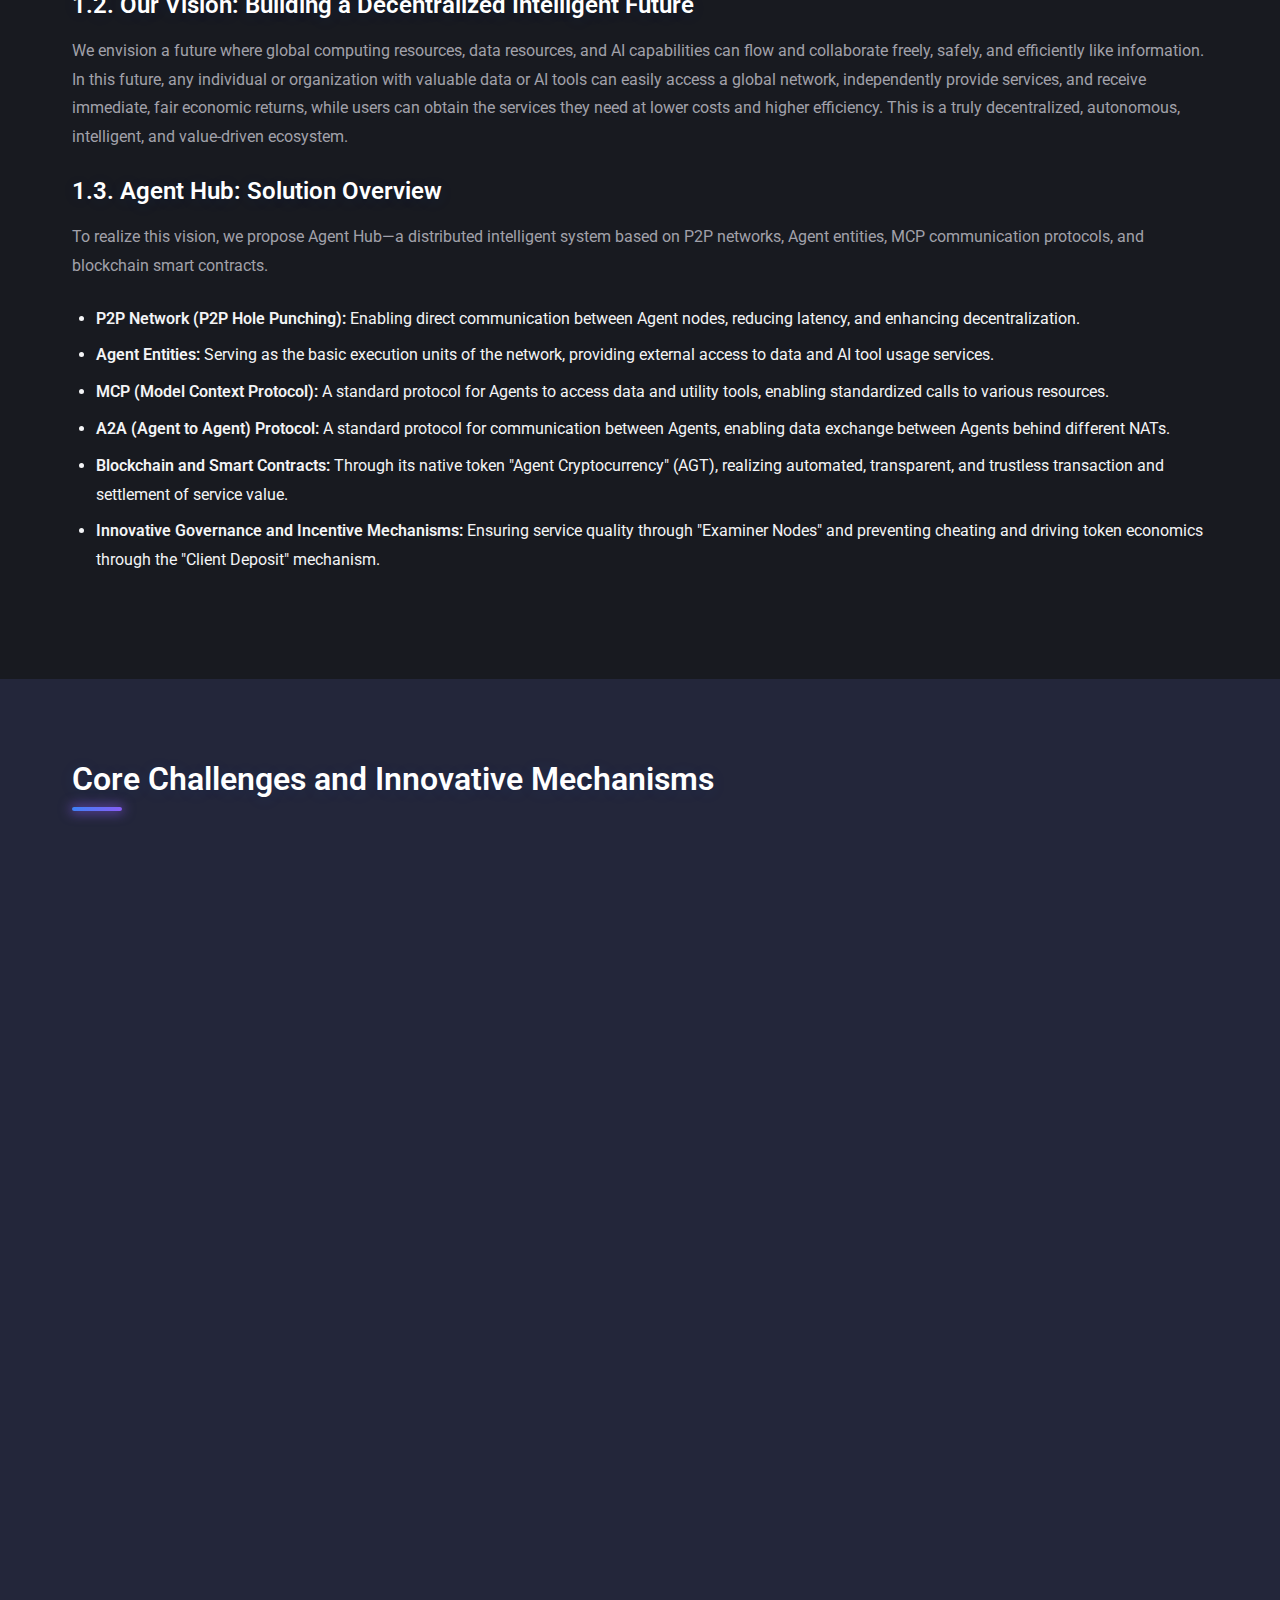
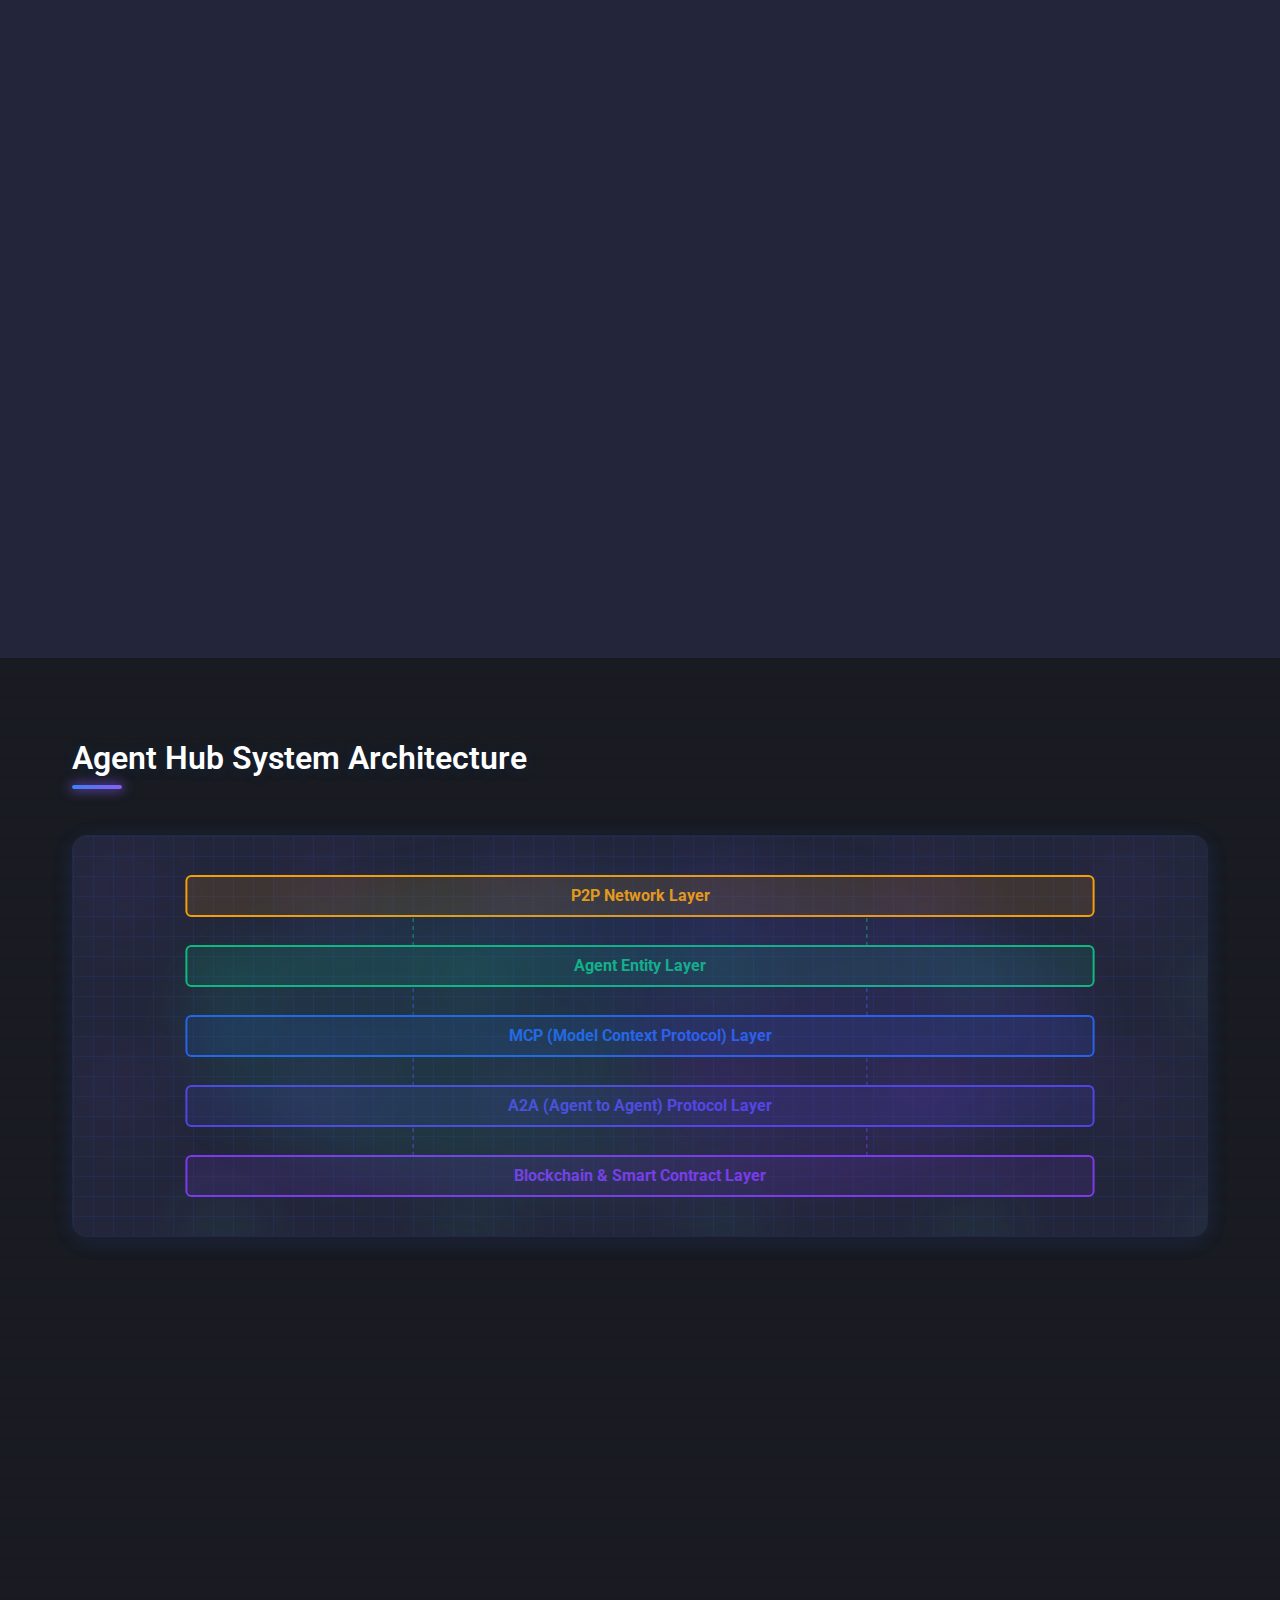
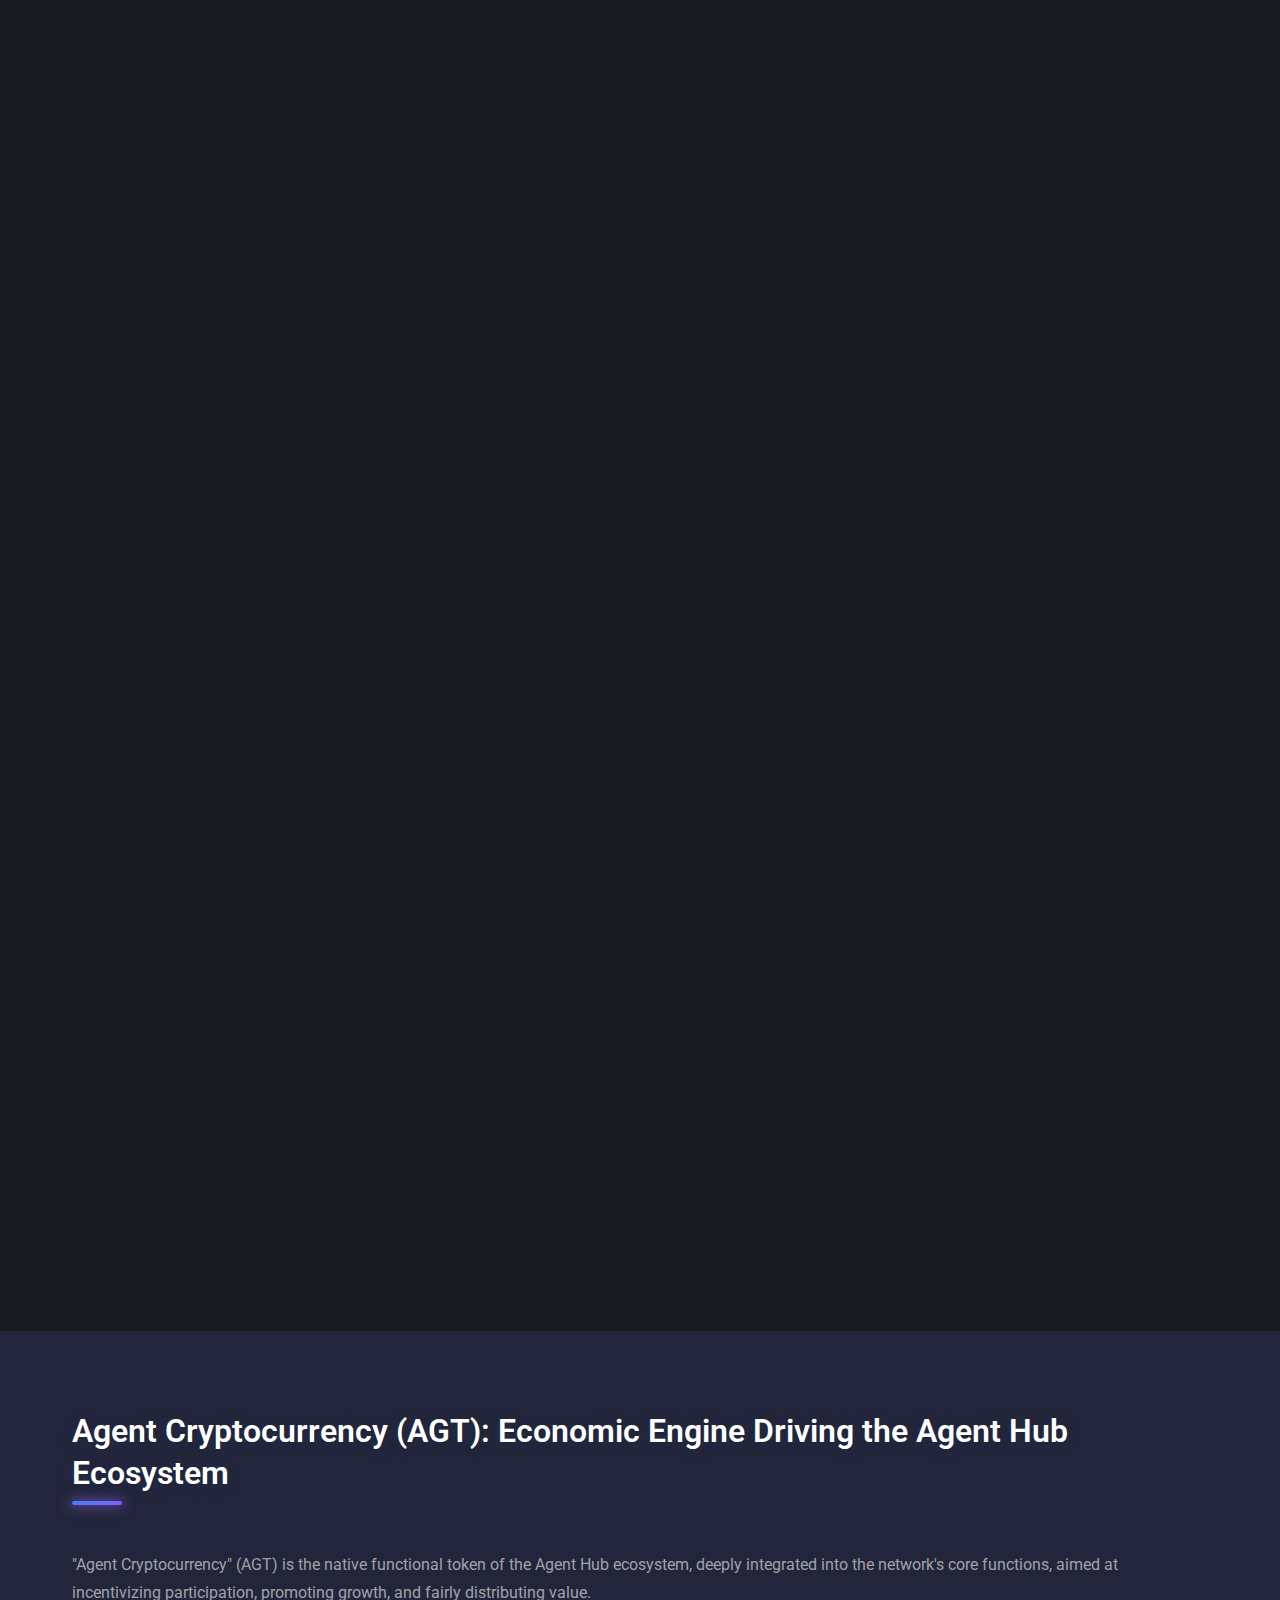
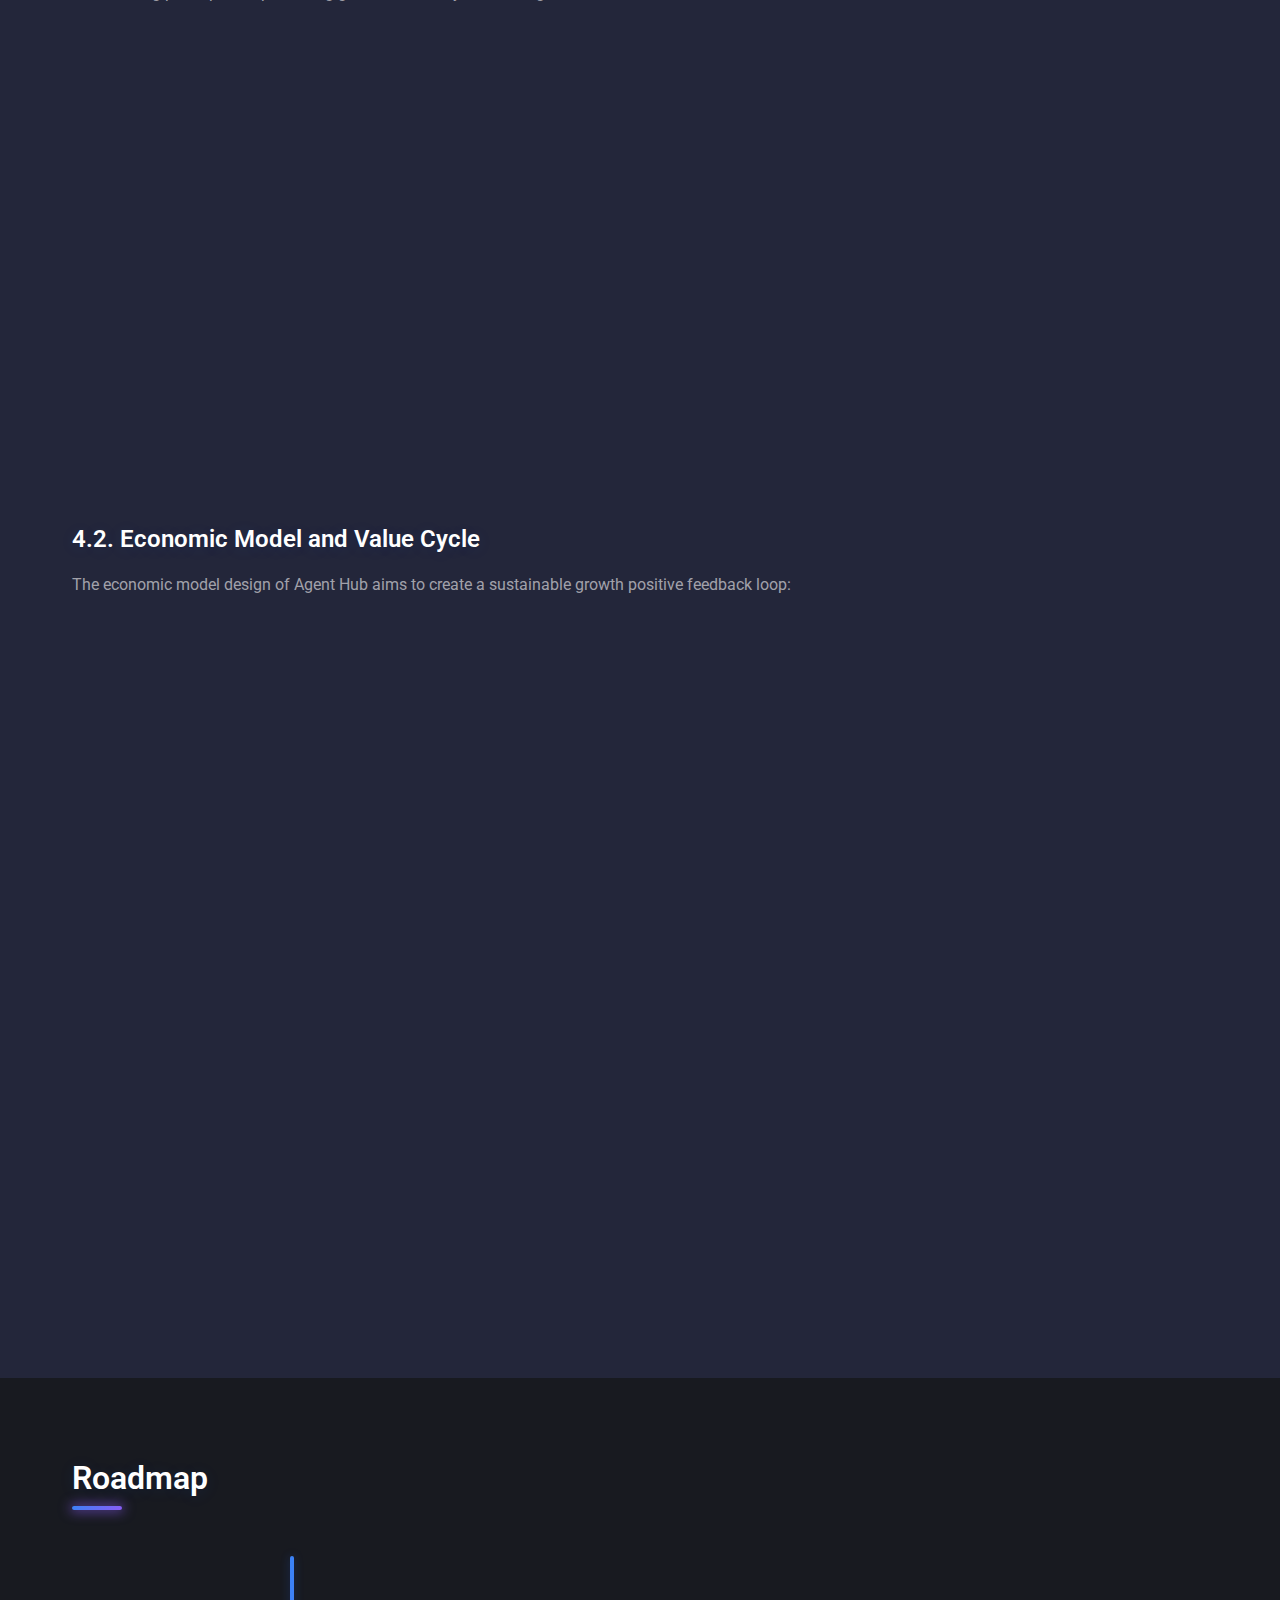
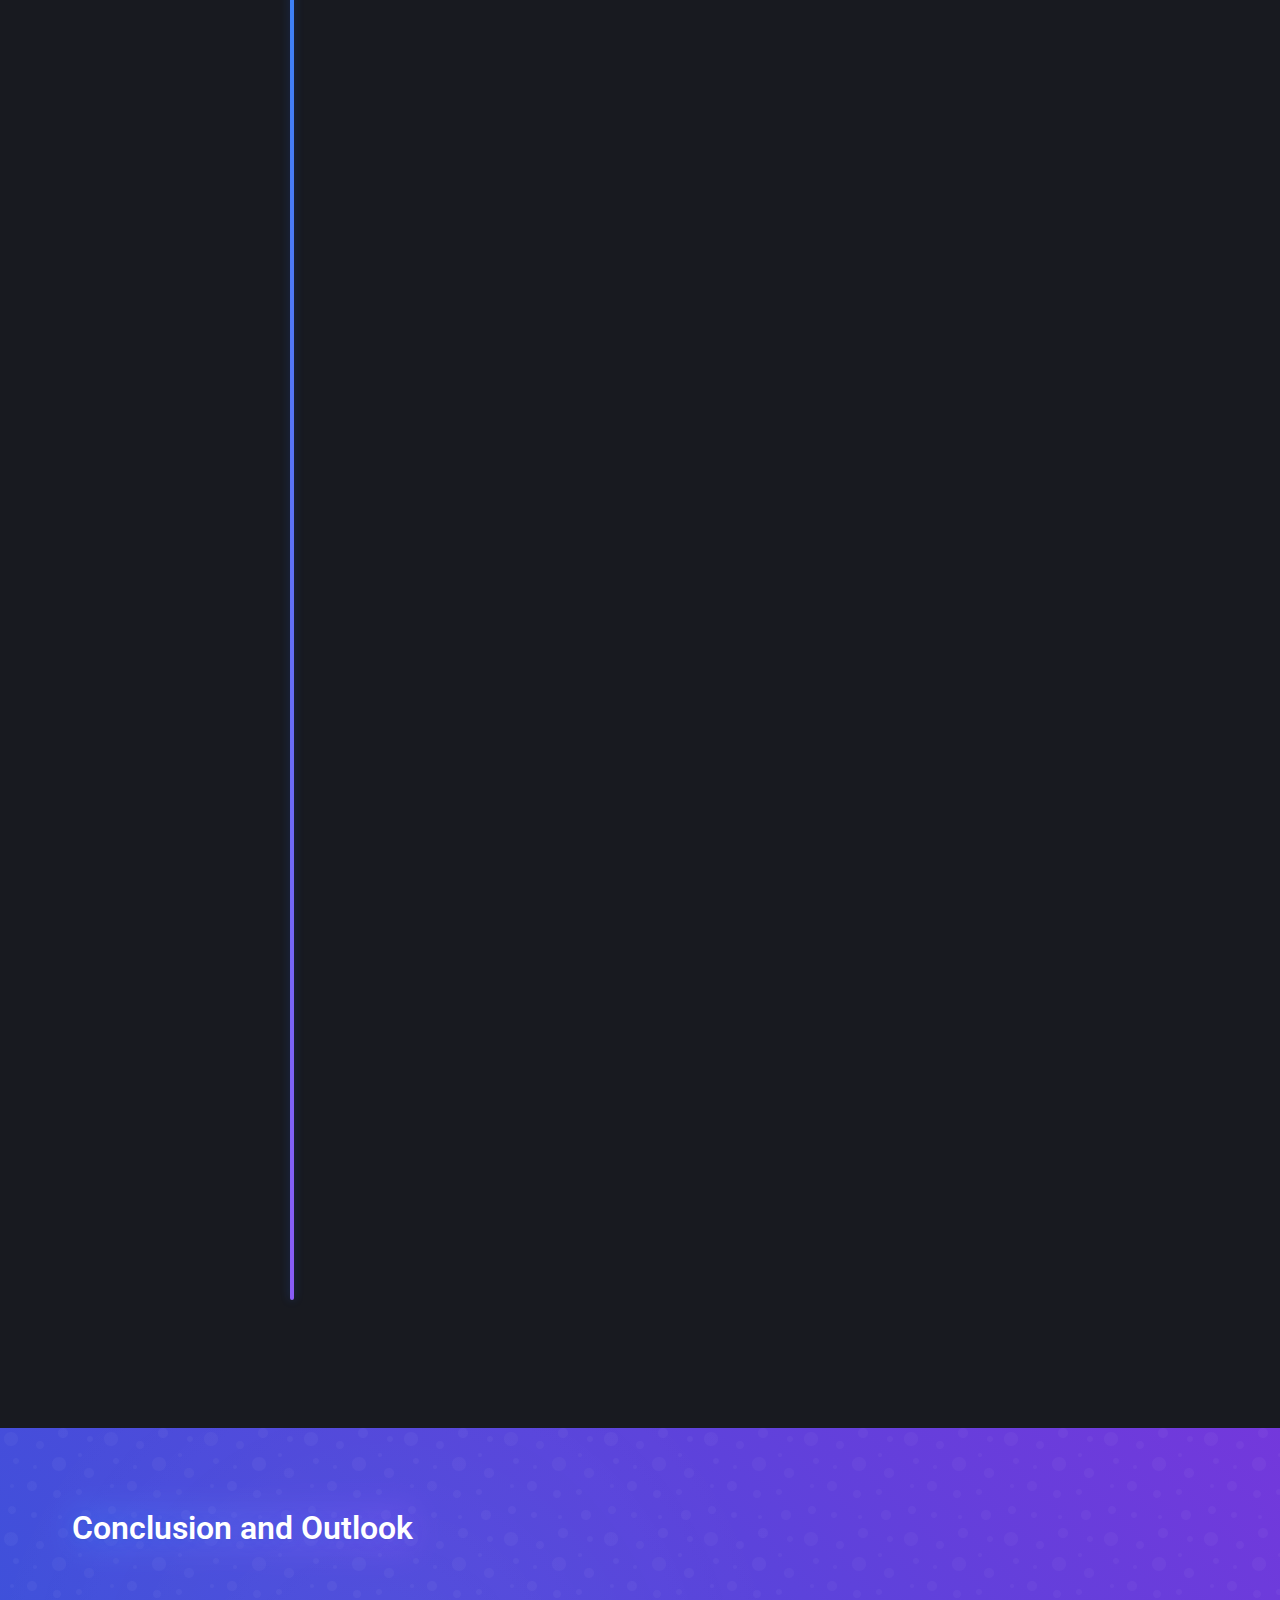
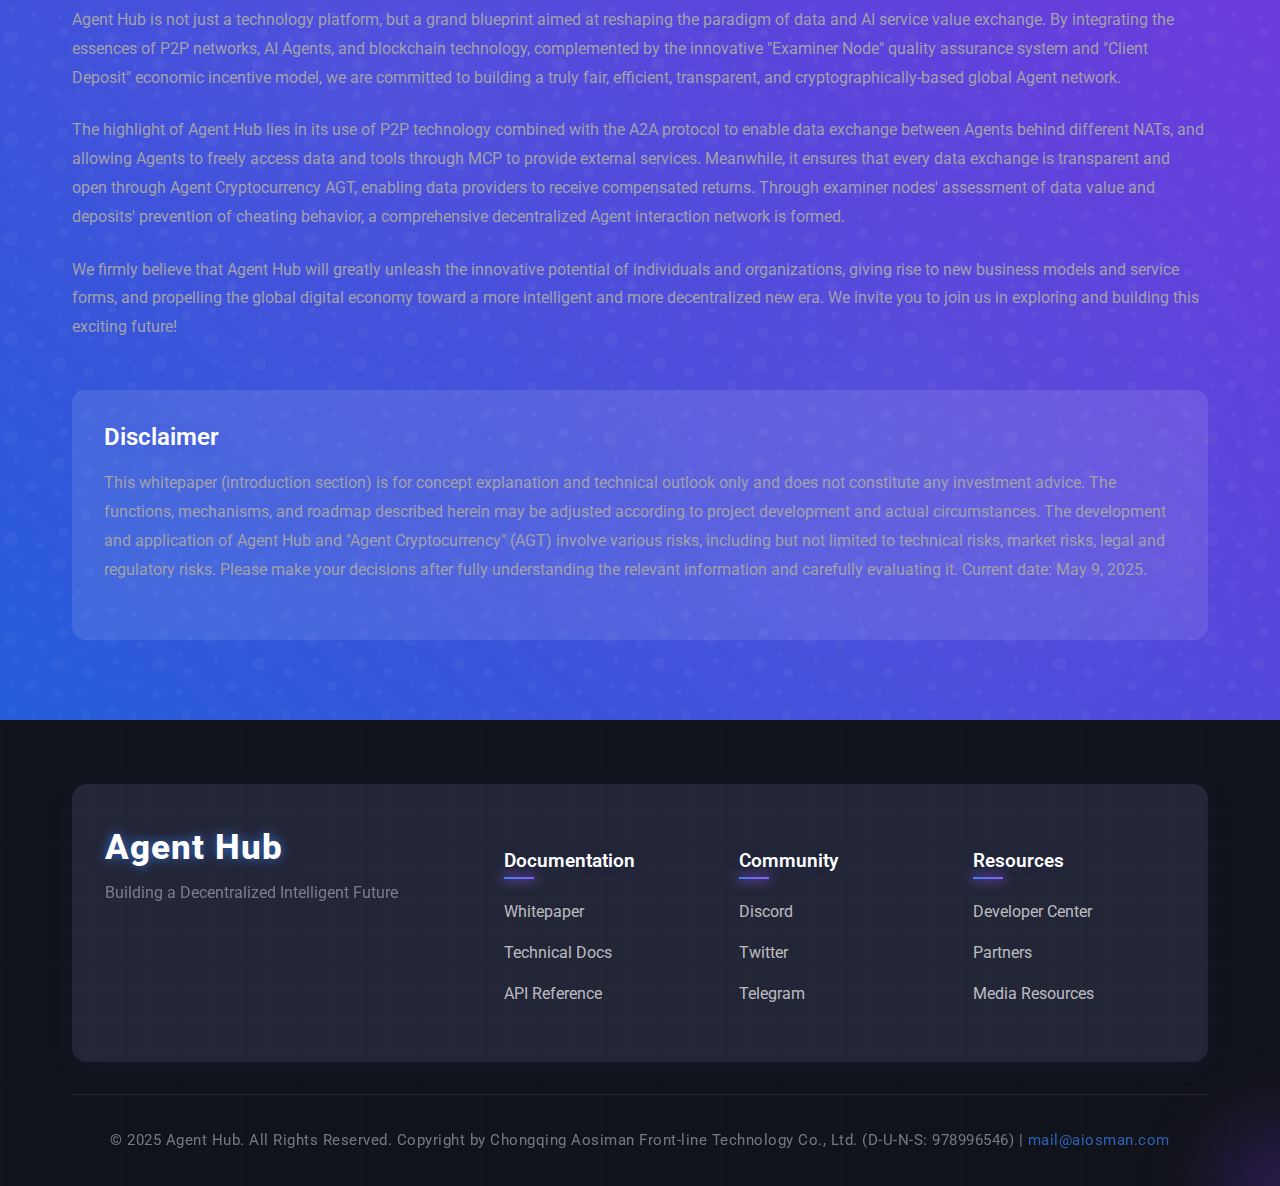
<file: index-en.html>
<!DOCTYPE html>
<html lang="en">
<head>
    <meta charset="UTF-8">
    <meta name="viewport" content="width=device-width, initial-scale=1.0, maximum-scale=1.0, user-scalable=no">
    <meta name="theme-color" content="#2563eb">
    <meta name="apple-mobile-web-app-capable" content="yes">
    <meta name="apple-mobile-web-app-status-bar-style" content="black-translucent">
    <title>Agent Hub Whitepaper</title>
    <meta name="description" content="Agent Hub is a decentralized network of agents facilitating discoverability, interoperability, and collaboration of AI services.">
    <link rel="stylesheet" href="css/style.css">
    <link rel="stylesheet" href="https://fonts.googleapis.com/css2?family=Roboto:wght@300;400;500;700&display=swap">
    <link rel="stylesheet" href="https://cdnjs.cloudflare.com/ajax/libs/font-awesome/6.0.0-beta3/css/all.min.css">
</head>
<body>
    <header>
        <div class="container">
            <div class="logo">
                <h1>Agent Hub</h1>
            </div>
            <nav>
                <div class="mobile-menu-toggle" aria-label="Menu">
                    <i class="fas fa-bars"></i>
                </div>
                <ul class="nav-links">
                    <li><a href="#abstract">Abstract</a></li>
                    <li><a href="#introduction">Introduction</a></li>
                    <li><a href="#challenges">Core Challenges</a></li>
                    <li><a href="#architecture">Architecture</a></li>
                    <li><a href="#tokenomics">Token Economics</a></li>
                    <li><a href="#roadmap">Roadmap</a></li>
                    <li><a href="#conclusion">Conclusion</a></li>
                    <li class="language-switch"><a href="index.html"><span>中文</span></a></li>
                </ul>
            </nav>
        </div>
    </header>

    <section class="hero">
        <div class="container">
            <div class="hero-content">
                <h1 class="ai-glow">Agent Hub Whitepaper</h1>
                <h2>Building a Decentralized Intelligent Future</h2>
                <p>Revolutionary Global Decentralized Agent Network</p>
                <div class="cta-buttons">
                    <a href="#abstract" class="btn primary">Learn More</a>
                    <a href="#roadmap" class="btn secondary">View Roadmap</a>
                </div>
            </div>
            <div class="hero-image">
                <div class="network-visualization"></div>
            </div>
        </div>
        <div class="ai-particles"></div>
    </section>

    <section id="abstract" class="abstract">
        <div class="container">
            <h2>Abstract</h2>
            <div class="abstract-content ai-glow">
                <p>Agent Hub is a revolutionary global, decentralized agent network dedicated to building a trustless, efficient, and transparent data and AI service value exchange ecosystem through advanced P2P technology, artificial intelligence, and blockchain smart contracts. The system ensures service quality through a unique "Examiner Node" mechanism, encourages genuine transactions and suppresses malicious behavior through an innovative deposit model, and drives the network's economic cycle and value growth through its native "Agent Cryptocurrency" (AGT). Our goal is to unleash the potential of idle data and AI capabilities worldwide, empower individuals and organizations, and co-create a fair and efficient new paradigm for intelligent services.</p>
            </div>
        </div>
    </section>

    <section id="introduction" class="introduction">
        <div class="container">
            <h2>Introduction</h2>
            <div class="section-content">
                <h3>1.1. Current Challenges in Data and AI Service Markets</h3>
                <p>In the era of digital economy, data and artificial intelligence (AI) services have become core driving forces. However, there are several pain points in the current market:</p>
                <ul>
                    <li><strong>Centralized Monopoly:</strong> A few large platforms control key data and AI capabilities, resulting in high entry barriers, limited innovation, and weak user bargaining power.</li>
                    <li><strong>Data Silos and Insufficient Value Release:</strong> Large amounts of data are scattered, making it difficult to circulate and integrate safely and efficiently. Their potential value is far from being fully explored.</li>
                    <li><strong>Lack of Trust and High Transaction Costs:</strong> In traditional models, service quality is difficult to guarantee, and establishing trust between transaction parties requires high costs and often relies on intermediaries.</li>
                    <li><strong>Opaque Incentive Mechanisms:</strong> Data contributors and small AI service providers often struggle to receive fair returns for their value.</li>
                </ul>

                <h3>1.2. Our Vision: Building a Decentralized Intelligent Future</h3>
                <p>We envision a future where global computing resources, data resources, and AI capabilities can flow and collaborate freely, safely, and efficiently like information. In this future, any individual or organization with valuable data or AI tools can easily access a global network, independently provide services, and receive immediate, fair economic returns, while users can obtain the services they need at lower costs and higher efficiency. This is a truly decentralized, autonomous, intelligent, and value-driven ecosystem.</p>

                <h3>1.3. Agent Hub: Solution Overview</h3>
                <p>To realize this vision, we propose Agent Hub—a distributed intelligent system based on P2P networks, Agent entities, MCP communication protocols, and blockchain smart contracts.</p>
                <ul>
                    <li><strong>P2P Network (P2P Hole Punching):</strong> Enabling direct communication between Agent nodes, reducing latency, and enhancing decentralization.</li>
                    <li><strong>Agent Entities:</strong> Serving as the basic execution units of the network, providing external access to data and AI tool usage services.</li>
                    <li><strong>MCP (Model Context Protocol):</strong> A standard protocol for Agents to access data and utility tools, enabling standardized calls to various resources.</li>
                    <li><strong>A2A (Agent to Agent) Protocol:</strong> A standard protocol for communication between Agents, enabling data exchange between Agents behind different NATs.</li>
                    <li><strong>Blockchain and Smart Contracts:</strong> Through its native token "Agent Cryptocurrency" (AGT), realizing automated, transparent, and trustless transaction and settlement of service value.</li>
                    <li><strong>Innovative Governance and Incentive Mechanisms:</strong> Ensuring service quality through "Examiner Nodes" and preventing cheating and driving token economics through the "Client Deposit" mechanism.</li>
                </ul>
            </div>
        </div>
    </section>

    <section id="challenges" class="challenges">
        <div class="container">
            <h2>Core Challenges and Innovative Mechanisms</h2>
            <div class="section-content">
                <div class="challenge-card">
                    <div class="challenge-icon">
                        <i class="fas fa-search-dollar"></i>
                    </div>
                    <h3>2.1. Challenge One: Discovery and Quantification of Agent Service Value</h3>
                    <p>How to identify truly valuable services in a vast Agent network?</p>
                    <h4>2.1.1. Market-driven Value Signal: Service Request Frequency</h4>
                    <p>We believe that the number of times a service is requested is a direct reflection of its market demand and potential value. In the Agent Hub network, the number of requests for services provided by an Agent will be recorded (while ensuring privacy) as an initial indicator for measuring its popularity and basic value. High-frequency requested services usually mean they better meet market needs.</p>
                </div>

                <div class="challenge-card">
                    <div class="challenge-icon">
                        <i class="fas fa-certificate"></i>
                    </div>
                    <h3>2.2. Challenge Two: Ensuring Agent Authenticity and Service Quality</h3>
                    <p>How to prevent shell nodes or low-quality services from flooding the network and damaging user experience?</p>
                    <h4>2.2.1. Innovative Mechanism: "Examiner Nodes" and "Recognition"</h4>
                    <p>We introduce the "Examiner Nodes" system. These special nodes are responsible for conducting "qualification examinations" for new or certification-applying Agents.</p>
                    <h4>2.2.2. Automated Preliminary Review Based on Large Language Models</h4>
                    <p>Examiner nodes will utilize advanced large language models (LLMs) to conduct multi-dimensional, automated preliminary capability verification and basic functionality testing of Agents. Agents that pass the exam will be "nominated" by examiner nodes and recorded on-chain, forming a transparent "Honor List" (Qualified Agent List) for network users to reference, making it easy to quickly find trusted new services.</p>
                </div>

                <div class="challenge-card">
                    <div class="challenge-icon">
                        <i class="fas fa-shield-alt"></i>
                    </div>
                    <h3>2.3. Challenge Three: Preventing Malicious Behavior and Network Abuse</h3>
                    <p>How to prevent malicious users from falsifying high-value Agents through behaviors such as "request flooding" or conducting other network attacks?</p>
                    <h4>2.3.1. Innovative Mechanism: Client Deposit and Cost Barriers</h4>
                    <p>To effectively increase the cost of cheating, we have designed a client deposit mechanism. Before requesting Agent services, users need to exchange USDT or other stablecoins for the network-issued "Agent Cryptocurrency" (AGT) and lock it as a deposit. This significantly raises the economic threshold for large-scale request flooding, effectively suppressing false prosperity and Sybil attacks. The deposit is processed according to rules after the service is completed (such as partial consumption or unfreezing after conditions are met).</p>
                </div>

                <div class="challenge-card">
                    <div class="challenge-icon">
                        <i class="fas fa-handshake"></i>
                    </div>
                    <h3>2.4. Challenge Four: Establishing Trustless Value Exchange</h3>
                    <p>How to achieve safe and reliable service delivery and value settlement between unfamiliar Agent nodes?</p>
                    <h4>2.4.1. Empowerment of Blockchain and Smart Contracts</h4>
                    <p>All core transactions, such as locking and unfreezing of deposits, payment of service fees, certification records of examiner nodes, etc., will be automatically executed through smart contracts deployed on efficient, low-cost blockchains. This ensures the transparency, immutability, and trustless foundation of transactions without the need for third-party intermediaries.</p>
                </div>
            </div>
        </div>
    </section>

    <section id="architecture" class="architecture matrix-bg">
        <div class="container">
            <h2>Agent Hub System Architecture</h2>
            <div class="section-content">
                <div class="architecture-diagram">
                    <div class="diagram-placeholder">
                        <!-- A system architecture diagram will be created here through CSS -->
                    </div>
                </div>
                <div class="architecture-layers">
                    <div class="layer floating">
                        <h3>3.1. P2P Network Layer: Foundation for Seamless Direct Connection</h3>
                        <p>Adopting advanced P2P hole punching technology and mature frameworks such as libp2p, allowing Agent nodes behind different NATs or firewalls to establish direct network connections, achieving efficient, low-latency peer-to-peer data transmission and communication, which is the cornerstone of the system's decentralization and anti-censorship capabilities.</p>
                    </div>
                    <div class="layer floating" style="animation-delay: 0.5s">
                        <h3>3.2. Agent Entity Layer: Core Execution Units of the Network</h3>
                        <p>An Agent is a software program with certain AI capabilities and is the basic service provision unit in the network. Each Agent can encapsulate specific datasets, computing power, AI models, or API interfaces (tools), run autonomously, process information, execute tasks, and respond to service requests from other Agents or users.</p>
                    </div>
                    <div class="layer floating" style="animation-delay: 1s">
                        <h3>3.3. MCP (Model Context Protocol): Standard for Data and Tools Access</h3>
                        <p>MCP is a standard protocol for Agents to access data and utility tools, defining standard interfaces, data formats, access control, and status synchronization for Agents to interact with various resources. It enables Agents to access and operate various data sources and tools in a consistent manner, achieving standardized resource calls and encapsulation.</p>
                    </div>
                    <div class="layer floating" style="animation-delay: 1.5s">
                        <h3>3.3.1. A2A (Agent to Agent) Protocol: Bridge for Agent Interconnection</h3>
                        <p>A2A is a standard protocol for communication between Agents. Agent Hub uses P2P technology combined with the A2A protocol to enable direct data exchange between Agents behind different NATs, defining service discovery mechanisms, capability negotiation, task assignment, and status synchronization specifications. This innovation allows Agents distributed around the world to collaborate seamlessly, forming a truly decentralized Agent network.</p>
                    </div>
                    <div class="layer floating" style="animation-delay: 2s">
                        <h3>3.4. Blockchain and Smart Contract Layer: Cornerstone of Trust and Value</h3>
                        <p>Choose a high-performance, low gas fee blockchain platform (such as Ethereum L2, Solana, Avalanche, etc., or a dedicated application chain) to deploy Agent Hub's core smart contracts. These contracts are responsible for managing:</p>
                        <ul>
                            <li>Agent registration and "Honor List" status.</li>
                            <li>Issuance and circulation of "Agent Cryptocurrency" (AGT).</li>
                            <li>Logic for locking, arbitration, and unfreezing of client deposits.</li>
                            <li>Clearing and settlement of service transactions.</li>
                            <li>Potential future decentralized governance parameters.</li>
                        </ul>
                    </div>
                </div>
            </div>
        </div>
    </section>

    <section id="tokenomics" class="token">
        <div class="container">
            <h2>Agent Cryptocurrency (AGT): Economic Engine Driving the Agent Hub Ecosystem</h2>
            <div class="section-content">
                <p class="ai-glow">"Agent Cryptocurrency" (AGT) is the native functional token of the Agent Hub ecosystem, deeply integrated into the network's core functions, aimed at incentivizing participation, promoting growth, and fairly distributing value.</p>
                
                <div class="token-features">
                    <div class="feature">
                        <div class="feature-icon">
                            <i class="fas fa-money-check-alt"></i>
                        </div>
                        <h3>4.1.1. Service Request Deposit</h3>
                        <p>When initiating a service request, users must lock a certain amount of AGT as a deposit. This is the most core utility of AGT, directly associated with network activity.</p>
                    </div>
                    
                    <div class="feature">
                        <div class="feature-icon">
                            <i class="fas fa-vote-yea"></i>
                        </div>
                        <h3>4.1.2. Network Governance and Voting</h3>
                        <p>As the ecosystem matures, AGT holders will have the right to participate in the network's decentralized governance, such as voting on protocol upgrades, examiner node election standards, economic parameter adjustments, and other key decisions.</p>
                    </div>
                    
                    <div class="feature">
                        <div class="feature-icon">
                            <i class="fas fa-exchange-alt"></i>
                        </div>
                        <h3>4.1.3. Service Settlement and Incentives</h3>
                        <p>Services provided by Agents will be priced and settled in AGT. At the same time, participants who contribute to the network (such as high-quality Agents, examiner nodes, etc.) will also receive AGT as rewards.</p>
                    </div>
                </div>
                
                <h3>4.2. Economic Model and Value Cycle</h3>
                <p>The economic model design of Agent Hub aims to create a sustainable growth positive feedback loop:</p>
                <div class="token-cycle">
                    <div class="cycle-step">
                        <div class="step-number">1</div>
                        <div class="step-content">
                            <h4>Demand Generation</h4>
                            <p>Users need data or AI services provided by Agents.</p>
                        </div>
                    </div>
                    <div class="cycle-step">
                        <div class="step-number">2</div>
                        <div class="step-content">
                            <h4>Deposit Locking</h4>
                            <p>Users exchange USDT or similar for AGT and lock it as a deposit, generating demand for AGT.</p>
                        </div>
                    </div>
                    <div class="cycle-step">
                        <div class="step-number">3</div>
                        <div class="step-content">
                            <h4>Service Delivery and Value Creation</h4>
                            <p>Agents provide services, meeting user needs.</p>
                        </div>
                    </div>
                    <div class="cycle-step">
                        <div class="step-number">4</div>
                        <div class="step-content">
                            <h4>Ecosystem Growth</h4>
                            <p>More users and service requests mean more deposits are locked, further increasing demand for AGT.</p>
                        </div>
                    </div>
                    <div class="cycle-step">
                        <div class="step-number">5</div>
                        <div class="step-content">
                            <h4>Value Expectation</h4>
                            <p>As the network scale expands and the total service value increases, the intrinsic value and market expectations of AGT are expected to rise accordingly, attracting more quality Agents to join the network to provide services and encouraging more users to participate.</p>
                        </div>
                    </div>
                    <div class="cycle-step">
                        <div class="step-number">6</div>
                        <div class="step-content">
                            <h4>Liquidity and Exchange</h4>
                            <p>Unfrozen AGT (such as deposit returns or service income) can be exchanged back to USDT or other digital assets on supporting exchanges, ensuring token liquidity.</p>
                        </div>
                    </div>
                </div>
            </div>
        </div>
    </section>

    <section id="roadmap" class="roadmap">
        <div class="container">
            <h2>Roadmap</h2>
            <div class="section-content">
                <div class="timeline">
                    <div class="timeline-item">
                        <div class="timeline-marker completed">
                            <span class="marker-text">Completed</span>
                        </div>
                        <div class="timeline-content">
                            <h3>Phase One: Foundation and Validation</h3>
                            <ul>
                                <li>Core concept and architecture design.</li>
                                <li>Initial definition of P2P network, Agent framework, and MCP protocol.</li>
                                <li>Design of key mechanisms (examiner nodes, deposit model).</li>
                            </ul>
                        </div>
                    </div>
                    
                    <div class="timeline-item">
                        <div class="timeline-marker current">
                            <span class="marker-text">In Progress</span>
                        </div>
                        <div class="timeline-content">
                            <h3>Phase Two: Prototype Development and Testnet (Next 6-12 months)</h3>
                            <ul>
                                <li>Core component PoC development (P2P connection, Agent service invocation, simulated contract interaction).</li>
                                <li>Release testnet, launch basic Agent client.</li>
                                <li>Implement "Examiner Node" and LLM test function prototypes.</li>
                                <li>Issue AGT test tokens and test deposit mechanism.</li>
                                <li>Initial community building and developer recruitment.</li>
                            </ul>
                        </div>
                    </div>
                    
                    <div class="timeline-item">
                        <div class="timeline-marker">
                            <span class="marker-text">Planned</span>
                        </div>
                        <div class="timeline-content">
                            <h3>Phase Three: Mainnet Launch and Ecosystem Kickoff (Next 12-24 months)</h3>
                            <ul>
                                <li>Smart contract audit and mainnet deployment.</li>
                                <li>Official AGT issuance and launch.</li>
                                <li>Official operation of the "Examiner Node" system.</li>
                                <li>Launch incentive program to attract initial Agents and users.</li>
                                <li>Improve developer tools and SDK.</li>
                            </ul>
                        </div>
                    </div>
                    
                    <div class="timeline-item">
                        <div class="timeline-marker">
                            <span class="marker-text">Future</span>
                        </div>
                        <div class="timeline-content">
                            <h3>Phase Four: Ecosystem Prosperity and Decentralized Governance (24+ months)</h3>
                            <ul>
                                <li>Continuous iterative optimization, expanding Agent capabilities and service types.</li>
                                <li>Promote the implementation of decentralized governance mechanisms.</li>
                                <li>Build a rich application ecosystem and partner network.</li>
                                <li>Explore cross-chain interoperability.</li>
                            </ul>
                        </div>
                    </div>
                </div>
            </div>
        </div>
    </section>

    <section id="conclusion" class="conclusion">
        <div class="container">
            <h2 class="ai-glow">Conclusion and Outlook</h2>
            <div class="section-content">
                <p>Agent Hub is not just a technology platform, but a grand blueprint aimed at reshaping the paradigm of data and AI service value exchange. By integrating the essences of P2P networks, AI Agents, and blockchain technology, complemented by the innovative "Examiner Node" quality assurance system and "Client Deposit" economic incentive model, we are committed to building a truly fair, efficient, transparent, and cryptographically-based global Agent network.</p>
                
                <p>The highlight of Agent Hub lies in its use of P2P technology combined with the A2A protocol to enable data exchange between Agents behind different NATs, and allowing Agents to freely access data and tools through MCP to provide external services. Meanwhile, it ensures that every data exchange is transparent and open through Agent Cryptocurrency AGT, enabling data providers to receive compensated returns. Through examiner nodes' assessment of data value and deposits' prevention of cheating behavior, a comprehensive decentralized Agent interaction network is formed.</p>
                
                <p>We firmly believe that Agent Hub will greatly unleash the innovative potential of individuals and organizations, giving rise to new business models and service forms, and propelling the global digital economy toward a more intelligent and more decentralized new era. We invite you to join us in exploring and building this exciting future!</p>
                
                <div class="disclaimer">
                    <h3>Disclaimer</h3>
                    <p>This whitepaper (introduction section) is for concept explanation and technical outlook only and does not constitute any investment advice. The functions, mechanisms, and roadmap described herein may be adjusted according to project development and actual circumstances. The development and application of Agent Hub and "Agent Cryptocurrency" (AGT) involve various risks, including but not limited to technical risks, market risks, legal and regulatory risks. Please make your decisions after fully understanding the relevant information and carefully evaluating it. Current date: May 9, 2025.</p>
                </div>
            </div>
        </div>
    </section>

    <footer>
        <div class="container">
            <div class="footer-content">
                <div class="footer-brand">
                    <h2>Agent Hub</h2>
                    <p>Building a Decentralized Intelligent Future</p>
                </div>
                <div class="footer-links">
                    <div class="link-group">
                        <h3>Documentation</h3>
                        <ul>
                            <li><a href="#abstract">Whitepaper</a></li>
                            <li><a href="#">Technical Docs</a></li>
                            <li><a href="#">API Reference</a></li>
                        </ul>
                    </div>
                    <div class="link-group">
                        <h3>Community</h3>
                        <ul>
                            <li><a href="#">Discord</a></li>
                            <li><a href="#">Twitter</a></li>
                            <li><a href="#">Telegram</a></li>
                        </ul>
                    </div>
                    <div class="link-group">
                        <h3>Resources</h3>
                        <ul>
                            <li><a href="#">Developer Center</a></li>
                            <li><a href="#">Partners</a></li>
                            <li><a href="#">Media Resources</a></li>
                        </ul>
                    </div>
                </div>
            </div>
            <div class="footer-bottom">
                <p>&copy; 2025 Agent Hub. All Rights Reserved. Copyright by Chongqing Aosiman Front-line Technology Co., Ltd. (D-U-N-S: 978996546) | <a href="mailto:mail@aiosman.com">mail@aiosman.com</a></p>
            </div>
        </div>
    </footer>

    <script src="js/main.js"></script>
</body>
</html>
</file>
<file: css/style.css>
/* 全局变量 */
:root {
    --primary-color: #3b82f6;
    --secondary-color: #8b5cf6;
    --gradient-primary: linear-gradient(135deg, #3b82f6, #8b5cf6);
    --accent-color: #10b981;
    --text-color: #f3f4f6;
    --text-light: #a1a1aa;
    --bg-color: #181a20;
    --bg-light: #23263a;
    --bg-dark: #11131a;
    --border-color: #23263a;
    --card-bg: rgba(36, 39, 56, 0.98);
    --box-shadow: 0 4px 24px 0 rgba(64, 104, 255, 0.08);
    --transition: all 0.3s cubic-bezier(.4,0,.2,1);
    --border-radius: 14px;
    --max-width: 1200px;
    --ai-accent-1: #06b6d4;
    --ai-accent-2: #3b82f6;
    --ai-accent-3: #8b5cf6;
    --ai-glow: 0 0 24px 0 #3b82f6cc;
}

/* 基础样式重置 */
* {
    margin: 0;
    padding: 0;
    box-sizing: border-box;
}

body {
    font-family: 'Roboto', -apple-system, BlinkMacSystemFont, 'Segoe UI', Oxygen, Ubuntu, Cantarell, 'Open Sans', sans-serif;
    color: var(--text-color);
    line-height: 1.8;
    background-color: var(--bg-dark);
}

h1, h2, h3, h4, h5, h6 {
    font-weight: 600;
    line-height: 1.3;
    margin-bottom: 1rem;
    color: #fff;
    text-shadow: 0 2px 16px #3b82f633, 0 1px 2px #0004;
}

h1 {
    font-size: 2.5rem;
}

h2 {
    font-size: 2rem;
    margin-bottom: 1.5rem;
    position: relative;
    display: inline-block;
}

h2:after {
    content: '';
    position: absolute;
    left: 0;
    bottom: -10px;
    width: 50px;
    height: 4px;
    background: var(--gradient-primary);
    border-radius: 2px;
    box-shadow: 0 0 12px 2px #8b5cf699;
}

h3 {
    font-size: 1.5rem;
    margin-top: 1.5rem;
}

p {
    margin-bottom: 1.5rem;
    color: var(--text-light);
}

a {
    color: var(--primary-color);
    text-decoration: none;
    transition: var(--transition);
}

a:hover {
    color: var(--secondary-color);
}

ul, ol {
    margin-left: 1.5rem;
    margin-bottom: 1.5rem;
}

li {
    margin-bottom: 0.5rem;
}

img {
    max-width: 100%;
    height: auto;
}

strong {
    font-weight: 600;
}

/* 布局容器 */
.container {
    width: 100%;
    max-width: var(--max-width);
    margin: 0 auto;
    padding: 0 2rem;
    background: none;
    border-radius: 0;
}

section {
    padding: 5rem 0;
    background: none;
}

section:nth-child(odd) {
    background-color: var(--bg-light);
}

section:nth-child(even) {
    background-color: var(--bg-color);
}

.section-content {
    margin-top: 2rem;
}

/* 按钮样式 */
.btn {
    display: inline-block;
    padding: 0.8rem 1.8rem;
    border-radius: var(--border-radius);
    font-weight: 500;
    text-align: center;
    transition: var(--transition);
    cursor: pointer;
    box-shadow: 0 4px 6px -1px rgba(0, 0, 0, 0.1), 0 2px 4px -1px rgba(0, 0, 0, 0.06);
}

.btn.primary {
    background: var(--gradient-primary);
    color: #fff;
    border: none;
    box-shadow: 0 2px 12px 0 #3b82f655;
}

.btn.primary:hover {
    background: linear-gradient(135deg, #8b5cf6, #3b82f6);
    box-shadow: 0 4px 24px 0 #8b5cf655;
    transform: translateY(-2px) scale(1.04);
}

.btn.secondary {
    background: transparent;
    color: var(--primary-color);
    border: 1.5px solid var(--primary-color);
    box-shadow: none;
}

.btn.secondary:hover {
    background: var(--primary-color);
    color: #fff;
    box-shadow: 0 2px 12px 0 #3b82f655;
}

/* 页头样式 */
header {
    position: fixed;
    top: 0;
    left: 0;
    width: 100%;
    background: rgba(24,26,32,0.92) !important;
    backdrop-filter: blur(16px);
    z-index: 1000;
    box-shadow: 0 2px 12px 0 #3b82f622;
    padding: 1rem 0;
    transition: background 0.3s;
}

header:hover {
    background: rgba(24,26,32,0.98) !important;
}

header .container {
    display: flex;
    justify-content: space-between;
    align-items: center;
    position: relative;
}

.logo {
    display: flex;
    align-items: center;
}

.logo h1 {
    margin: 0;
    font-size: 2rem;
    background: var(--gradient-primary);
    -webkit-background-clip: text;
    background-clip: text;
    -webkit-text-fill-color: transparent;
    line-height: 1.2;
    font-weight: 800;
    letter-spacing: 1px;
    text-shadow: 0 0 12px #3b82f6cc, 0 2px 8px #0006;
}

.logo p {
    margin: 0;
    font-size: 0.9rem;
    color: var(--text-light);
}

/* Logo图片样式 */
.site-logo {
    height: 40px;
    vertical-align: middle;
    margin-right: 16px;
    display: inline-block;
    border-radius: 8px;
    background: #23263a;
    box-shadow: 0 2px 8px 0 rgba(0,0,0,0.10);
    transition: box-shadow 0.3s;
}

.site-logo:hover {
    box-shadow: 0 0 16px 4px #8b5cf6cc;
}

/* 导航样式 */
nav {
    display: flex;
    align-items: center;
    height: 100%;
}

nav ul {
    display: flex;
    list-style: none;
    margin: 0;
    align-items: center;
    height: 100%;
}

nav ul li {
    margin: 0 0.8rem;
    display: flex;
    align-items: center;
}

nav ul li a {
    color: var(--text-light);
    font-weight: 500;
    position: relative;
    padding: 0.5rem 0;
    display: flex;
    align-items: center;
    transition: color 0.2s, text-shadow 0.2s;
}

nav ul li a:after {
    content: '';
    position: absolute;
    bottom: 0;
    left: 0;
    width: 0;
    height: 2px;
    background: var(--gradient-primary);
    transition: var(--transition);
}

nav ul li a:hover:after {
    width: 100%;
}

nav ul li a:hover, nav ul li a:focus {
    color: #fff;
    text-shadow: 0 0 8px #8b5cf6cc;
}

/* 移动端导航菜单 */
.mobile-menu-toggle {
    display: none;
    font-size: 1.5rem;
    cursor: pointer;
    color: var(--primary-color);
    z-index: 1001;
    padding: 8px;
    transition: all 0.3s ease;
    line-height: 1;
}

.mobile-menu-toggle:hover {
    transform: scale(1.1);
}

.mobile-menu-toggle i {
    display: block;
}

/* 语言切换按钮 */
.language-switch {
    margin-left: 1rem;
    display: flex;
    align-items: center;
}

.language-switch a {
    background: var(--gradient-primary);
    color: #fff;
    padding: 0.4rem 0.8rem;
    border-radius: var(--border-radius);
    transition: var(--transition);
    font-weight: 500;
    display: flex;
    align-items: center;
    line-height: 1.2;
    border: none;
}

.language-switch a span {
    display: inline-block;
}

.language-switch a:hover {
    filter: brightness(1.2);
}

.language-switch a:after {
    display: none;
}

.language-switch a:before {
    content: '🌐';
    margin-right: 0.5rem;
    font-size: 1rem;
    line-height: 1;
}

/* 响应式导航 */
@media (max-width: 768px) {
    header {
        padding: 0.5rem 0;
    }
    
    header .container {
        min-height: 48px;
        display: flex;
        align-items: center;
        justify-content: center;
    }
    
    /* 改进导航布局 */
    header .logo {
        margin: 0;
        text-align: center;
        display: flex;
        justify-content: center;
        align-items: center;
    }
    
    .logo h1 {
        font-size: 1.5rem;
    }
    
    nav {
        position: static;
        width: auto;
        height: auto;
    }
    
    .mobile-menu-toggle {
        display: flex !important;
        align-items: center;
        justify-content: center;
        position: absolute;
        right: 1rem;
        top: 50%;
        transform: translateY(-50%);
        font-size: 1.3rem;
        padding: 6px;
        line-height: 1;
    }
    
    .nav-links {
        position: fixed;
        top: 0;
        right: -100%;
        height: 100vh;
        width: 250px;
        background: var(--bg-color);
        flex-direction: column;
        justify-content: flex-start;
        align-items: flex-start;
        padding: 60px 20px 20px;
        box-shadow: -5px 0 15px rgba(0, 0, 0, 0.1);
        transition: right 0.3s ease;
        z-index: 1000;
    }
    
    .nav-links.active {
        right: 0;
    }
    
    .nav-links li {
        margin: 0.8rem 0;
        width: 100%;
    }
    
    .nav-links li a {
        display: block;
        width: 100%;
        padding: 0.5rem 0;
    }
    
    .language-switch {
        margin-top: 2rem;
        margin-bottom: 0.5rem;
        width: 100%;
    }
    
    .language-switch a {
        padding: 0.5rem 1rem;
        margin: 0;
        width: auto;
        display: inline-flex;
    }
    
    .nav-links .language-switch a {
        display: inline-flex;
        padding: 8px;
    }
    
    .language-switch a:before {
        margin-right: 0.7rem;
    }
    
    /* 调整顶部内容区域的内边距，适应较矮的顶部栏 */
    .hero {
        padding-top: 8rem;
    }
}

/* 英雄区域 */
.hero {
    padding: 10rem 0 5rem;
    background: linear-gradient(120deg, #181a20 60%, #23263a 100%);
    color: #fff;
    position: relative;
    overflow: hidden;
}

.hero:before {
    content: '';
    position: absolute;
    top: 0;
    left: 0;
    width: 100%;
    height: 100%;
    background: linear-gradient(45deg, rgba(37, 99, 235, 0.9), rgba(124, 58, 237, 0.9));
    z-index: 1;
}

/* AI背景图案 */
.hero:after {
    content: '';
    position: absolute;
    top: 0;
    left: 0;
    width: 100%;
    height: 100%;
    background-image: 
        radial-gradient(circle at 10% 20%, rgba(255, 255, 255, 0.03) 0%, transparent 20%),
        radial-gradient(circle at 90% 80%, rgba(255, 255, 255, 0.03) 0%, transparent 20%),
        radial-gradient(circle at 50% 50%, rgba(255, 255, 255, 0.05) 0%, transparent 30%),
        url("data:image/svg+xml,%3Csvg width='60' height='60' viewBox='0 0 60 60' xmlns='http://www.w3.org/2000/svg'%3E%3Cg fill='none' fill-rule='evenodd'%3E%3Cg fill='%23ffffff' fill-opacity='0.05'%3E%3Cpath d='M36 34v-4h-2v4h-4v2h4v4h2v-4h4v-2h-4zm0-30V0h-2v4h-4v2h4v4h2V6h4V4h-4zM6 34v-4H4v4H0v2h4v4h2v-4h4v-2H6zM6 4V0H4v4H0v2h4v4h2V6h4V4H6z'/%3E%3C/g%3E%3C/g%3E%3C/svg%3E");
    z-index: 1;
}

.hero .container {
    position: relative;
    z-index: 2;
    display: grid;
    grid-template-columns: 1fr 1fr;
    gap: 2rem;
    align-items: center;
}

.hero-content {
    max-width: 600px;
}

.hero-content h1 {
    font-size: 3.2rem;
    margin-bottom: 1rem;
    line-height: 1.2;
    position: relative;
    display: inline-block;
    text-shadow: 0 0 32px #3b82f6cc, 0 2px 8px #0008;
    letter-spacing: 2px;
}

/* AI光晕效果 */
.hero-content h1:after {
    content: '';
    position: absolute;
    width: 100%;
    height: 100%;
    top: 0;
    left: 0;
    background: linear-gradient(90deg, var(--ai-accent-1), var(--ai-accent-3));
    filter: blur(25px);
    opacity: 0.2;
    z-index: -1;
}

.hero-content h2 {
    font-size: 2rem;
    margin-bottom: 1.5rem;
    font-weight: 400;
    color: #a1a1aa;
    text-shadow: 0 2px 8px #3b82f633;
}

.hero-content h2:after {
    display: none;
}

.hero-content p {
    font-size: 1.1rem;
    margin-bottom: 2rem;
    opacity: 0.9;
}

.cta-buttons {
    display: flex;
    gap: 1rem;
}

.network-visualization {
    width: 100%;
    height: 400px;
    background: url('data:image/svg+xml;utf8,<svg xmlns="http://www.w3.org/2000/svg" width="100" height="100" viewBox="0 0 100 100"><circle cx="50" cy="50" r="40" stroke="rgba(255,255,255,0.2)" stroke-width="1" fill="none"/><circle cx="50" cy="50" r="20" stroke="rgba(255,255,255,0.3)" stroke-width="1" fill="none"/></svg>');
    background-size: 20%;
    position: relative;
    opacity: 0.5;
}

.network-visualization:before {
    content: '';
    position: absolute;
    top: 50%;
    left: 50%;
    transform: translate(-50%, -50%);
    width: 60%;
    height: 60%;
    background: rgba(255, 255, 255, 0.1);
    border-radius: 50%;
    filter: blur(40px);
}

/* 摘要部分 */
.abstract {
    background: var(--bg-color);
    text-align: center;
}

.abstract-content {
    background: none !important;
    border: none !important;
    box-shadow: none !important;
    border-radius: 0 !important;
    padding: 0 !important;
}

.abstract-content.ai-glow {
    box-shadow: none !important;
}

/* 优化摘要和页脚卡片阴影，更自然柔和 */
.abstract-content, .footer-content {
    background: var(--card-bg) !important;
    border-radius: var(--border-radius);
    border: 1px solid var(--border-color);
    box-shadow:
        0 2px 8px 0 rgba(0,0,0,0.16),
        0 1.5px 12px 0 rgba(64,104,255,0.08);
    transition: box-shadow 0.3s, transform 0.3s;
}

.abstract-content.ai-glow, .footer-content.ai-glow {
    box-shadow:
        0 4px 16px 0 rgba(0,0,0,0.20),
        0 2px 24px 0 rgba(64,104,255,0.12),
        0 0 32px 4px rgba(139,92,246,0.08);
}

.abstract-content:hover, .footer-content:hover {
    box-shadow:
        0 8px 32px 0 rgba(0,0,0,0.22),
        0 4px 32px 0 rgba(64,104,255,0.16),
        0 0 40px 8px rgba(139,92,246,0.10);
    transform: translateY(-2px) scale(1.015);
}

/* 挑战卡片瀑布流布局 */
.challenges .section-content {
    column-count: 2;
    column-gap: 2rem;
    max-width: 1080px;
    margin: 0 auto;
    display: block;
}

.challenge-card {
    display: block;
    break-inside: avoid;
    margin-bottom: 2rem;
    padding: 2rem 1.5rem;
    border-radius: 20px;
    box-shadow: 0 4px 24px 0 rgba(64,104,255,0.10), 0 1.5px 12px 0 rgba(0,0,0,0.10);
    position: relative;
    overflow: hidden;
}

/* AI卡片背景效果 */
.challenge-card:after {
    content: '';
    position: absolute;
    width: 100%;
    height: 100%;
    top: 0;
    left: 0;
    background: 
        radial-gradient(circle at 10% 90%, rgba(37, 99, 235, 0.05) 0%, transparent 30%),
        radial-gradient(circle at 90% 10%, rgba(124, 58, 237, 0.05) 0%, transparent 30%);
    opacity: 0;
    transition: var(--transition);
    z-index: -1;
}

.challenge-card:hover {
    transform: translateY(-5px);
    box-shadow: 0 8px 32px 0 #3b82f6cc, 0 2px 16px 0 #8b5cf6cc;
}

.challenge-card:hover:after {
    opacity: 1;
}

.challenge-icon {
    width: 60px;
    height: 60px;
    border-radius: 50%;
    background: var(--gradient-primary);
    display: flex;
    align-items: center;
    justify-content: center;
    color: white;
    font-size: 1.5rem;
    margin-bottom: 1.5rem;
    position: relative;
    box-shadow: var(--ai-glow);
}

/* AI脉冲效果 */
.challenge-icon:before {
    content: '';
    position: absolute;
    width: 100%;
    height: 100%;
    border-radius: 50%;
    background: var(--gradient-primary);
    z-index: -1;
    animation: pulse-small 2s infinite;
}

@keyframes pulse-small {
    0% {
        transform: scale(1);
        opacity: 0.8;
    }
    70% {
        transform: scale(1.2);
        opacity: 0;
    }
    100% {
        transform: scale(1);
        opacity: 0;
    }
}

.challenge-card h3 {
    font-size: 1.3rem;
    margin-top: 0;
}

.challenge-card h4 {
    font-size: 1.1rem;
    margin-top: 1.5rem;
    color: var(--primary-color);
}

/* 架构部分 */
.architecture-diagram {
    margin-bottom: 3rem;
}

.diagram-placeholder {
    width: 100%;
    height: 400px;
    background: var(--bg-light);
    border-radius: var(--border-radius);
    position: relative;
    overflow: hidden;
    box-shadow: var(--box-shadow);
}

/* AI网格背景 */
.diagram-placeholder:before {
    content: '';
    position: absolute;
    top: 0;
    left: 0;
    width: 100%;
    height: 100%;
    background-image: 
        linear-gradient(to right, rgba(37, 99, 235, 0.1) 1px, transparent 1px),
        linear-gradient(to bottom, rgba(37, 99, 235, 0.1) 1px, transparent 1px),
        radial-gradient(circle at 50px 50px, rgba(124, 58, 237, 0.05) 0%, transparent 40%),
        radial-gradient(circle at 150px 150px, rgba(16, 185, 129, 0.05) 0%, transparent 35%);
    background-size: 20px 20px, 20px 20px, 200px 200px, 250px 250px;
    animation: gridMove 20s linear infinite;
}

@keyframes gridMove {
    0% {
        background-position: 0 0, 0 0, 0 0, 0 0;
    }
    100% {
        background-position: 20px 20px, 20px 20px, 100px 100px, -100px -100px;
    }
}

.diagram-placeholder:after {
    content: '';
    position: absolute;
    top: 50%;
    left: 50%;
    transform: translate(-50%, -50%);
    width: 80%;
    height: 80%;
    background: conic-gradient(
        from 0deg,
        rgba(37, 99, 235, 0.2),
        rgba(124, 58, 237, 0.2),
        rgba(16, 185, 129, 0.2),
        rgba(37, 99, 235, 0.2)
    );
    border-radius: 50%;
    filter: blur(30px);
    opacity: 0.6;
}

.architecture-layers {
    display: grid;
    grid-template-columns: 1fr;
    gap: 2rem;
}

.layer {
    background: var(--card-bg) !important;
    padding: 2rem;
    border-radius: 20px;
    box-shadow: 0 4px 24px 0 rgba(64,104,255,0.10), 0 1.5px 12px 0 rgba(0,0,0,0.10);
    position: relative;
    overflow: hidden;
    border: 1px solid var(--border-color);
}

.layer:before {
    content: '';
    position: absolute;
    top: 0;
    left: 0;
    width: 4px;
    height: 100%;
    background: var(--gradient-primary);
}

/* 代币经济部分 */
.token-features {
    display: grid;
    grid-template-columns: repeat(auto-fit, minmax(300px, 1fr));
    gap: 2rem;
    margin-bottom: 3rem;
}

.feature {
    background: var(--card-bg) !important;
    padding: 2rem;
    border-radius: 20px;
    box-shadow: 0 4px 24px 0 rgba(64,104,255,0.10), 0 1.5px 12px 0 rgba(0,0,0,0.10);
    transition: var(--transition);
    position: relative;
    overflow: hidden;
    border: 1px solid var(--border-color);
}

/* AI角标效果 */
.feature:before {
    content: '';
    position: absolute;
    top: 0;
    right: 0;
    width: 70px;
    height: 70px;
    background: var(--gradient-primary);
    border-bottom-left-radius: 70px;
    opacity: 0.1;
    transition: var(--transition);
}

.feature:hover {
    transform: translateY(-5px);
}

.feature:hover:before {
    width: 80px;
    height: 80px;
}

.feature-icon {
    width: 50px;
    height: 50px;
    border-radius: 10px;
    background: var(--gradient-primary);
    display: flex;
    align-items: center;
    justify-content: center;
    color: white;
    font-size: 1.2rem;
    margin-bottom: 1.5rem;
    /* AI光效 */
    box-shadow: var(--ai-glow);
    position: relative;
    z-index: 1;
}

/* 闪烁的光点 */
.feature-icon:after {
    content: '';
    position: absolute;
    width: 8px;
    height: 8px;
    top: -2px;
    right: -2px;
    background: white;
    border-radius: 50%;
    animation: blink 2s infinite alternate;
}

@keyframes blink {
    0%, 80% {
        opacity: 0;
    }
    100% {
        opacity: 1;
        box-shadow: 0 0 10px white;
    }
}

.token-cycle {
    display: grid;
    grid-template-columns: repeat(auto-fit, minmax(250px, 1fr));
    gap: 1.5rem;
}

.cycle-step {
    background: var(--card-bg) !important;
    padding: 1.5rem;
    border-radius: var(--border-radius);
    box-shadow: var(--box-shadow);
    display: flex;
    gap: 1rem;
    position: relative;
    border: 1px solid var(--border-color);
}

.cycle-step:after {
    content: '';
    position: absolute;
    bottom: -10px;
    right: 30px;
    width: 20px;
    height: 20px;
    background: var(--primary-color);
    clip-path: polygon(50% 100%, 0 0, 100% 0);
    display: none;
}

.step-number {
    width: 40px;
    height: 40px;
    background: var(--gradient-primary);
    color: white;
    border-radius: 50%;
    display: flex;
    align-items: center;
    justify-content: center;
    font-weight: bold;
    flex-shrink: 0;
}

.step-content {
    flex: 1;
}

.step-content h4 {
    margin-top: 0;
    margin-bottom: 0.5rem;
    color: var(--primary-color);
}

.step-content p {
    margin-bottom: 0;
    font-size: 0.95rem;
}

/* 路线图部分 */
.timeline {
    position: relative;
    max-width: 800px;
    margin: 0 auto;
}

.timeline:before {
    content: '';
    position: absolute;
    left: 50px;
    top: 0;
    width: 4px;
    height: 100%;
    background: var(--gradient-primary);
    border-radius: 2px;
    /* AI线条效果 */
    box-shadow: 0 0 10px rgba(37, 99, 235, 0.3);
    animation: timeline-glow 4s infinite alternate;
}

@keyframes timeline-glow {
    0% {
        box-shadow: 0 0 5px rgba(37, 99, 235, 0.3);
    }
    100% {
        box-shadow: 0 0 15px rgba(37, 99, 235, 0.6);
    }
}

.timeline-item {
    display: flex;
    gap: 2rem;
    margin-bottom: 3rem;
    position: relative;
}

.timeline-marker {
    position: relative;
    width: 100px;
    display: flex;
    align-items: center;
    justify-content: center;
    flex-shrink: 0;
}

.timeline-marker:before {
    content: '';
    position: absolute;
    left: 50%;
    top: 50%;
    transform: translate(-50%, -50%);
    width: 30px;
    height: 30px;
    border-radius: 50%;
    border: 4px solid var(--primary-color);
    background: white;
    z-index: 2;
}

.timeline-marker.completed:before {
    background: var(--accent-color);
    border-color: var(--accent-color);
}

.timeline-marker.completed:after {
    content: '✓';
    position: absolute;
    left: 50%;
    top: 50%;
    transform: translate(-50%, -50%);
    color: white;
    font-weight: bold;
    z-index: 3;
}

.timeline-marker.current:before {
    background: var(--primary-color);
    border-color: var(--primary-color);
    animation: pulse 2s infinite;
}

@keyframes pulse {
    0% {
        box-shadow: 0 0 0 0 rgba(37, 99, 235, 0.7);
    }
    70% {
        box-shadow: 0 0 0 10px rgba(37, 99, 235, 0);
    }
    100% {
        box-shadow: 0 0 0 0 rgba(37, 99, 235, 0);
    }
}

.marker-text {
    position: absolute;
    left: 50%;
    top: -20px;
    transform: translateX(-50%);
    background: var(--gradient-primary);
    color: white;
    padding: 0.25rem 0.5rem;
    border-radius: 3px;
    font-size: 0.75rem;
    font-weight: 500;
    white-space: nowrap;
}

.timeline-content {
    background: var(--card-bg) !important;
    padding: 2rem;
    border-radius: var(--border-radius);
    box-shadow: var(--box-shadow);
    flex: 1;
    border: 1px solid var(--border-color);
}

.timeline-content h3 {
    margin-top: 0;
    color: var(--primary-color);
}

.timeline-content ul {
    margin-bottom: 0;
}

/* 结论部分 */
.conclusion {
    background: var(--bg-dark);
    color: white;
    position: relative;
    overflow: hidden;
}

.conclusion:before {
    content: '';
    position: absolute;
    top: 0;
    left: 0;
    width: 100%;
    height: 100%;
    background: linear-gradient(45deg, rgba(37, 99, 235, 0.9), rgba(124, 58, 237, 0.9));
    z-index: 1;
}

/* AI网格背景 */
.conclusion:after {
    content: '';
    position: absolute;
    top: 0;
    left: 0;
    width: 100%;
    height: 100%;
    background-image: 
        url("data:image/svg+xml,%3Csvg width='100' height='100' viewBox='0 0 100 100' xmlns='http://www.w3.org/2000/svg'%3E%3Cpath d='M11 18c3.866 0 7-3.134 7-7s-3.134-7-7-7-7 3.134-7 7 3.134 7 7 7zm48 25c3.866 0 7-3.134 7-7s-3.134-7-7-7-7 3.134-7 7 3.134 7 7 7zm-43-7c1.657 0 3-1.343 3-3s-1.343-3-3-3-3 1.343-3 3 1.343 3 3 3zm63 31c1.657 0 3-1.343 3-3s-1.343-3-3-3-3 1.343-3 3 1.343 3 3 3zM34 90c1.657 0 3-1.343 3-3s-1.343-3-3-3-3 1.343-3 3 1.343 3 3 3zm56-76c1.657 0 3-1.343 3-3s-1.343-3-3-3-3 1.343-3 3 1.343 3 3 3zM12 86c2.21 0 4-1.79 4-4s-1.79-4-4-4-4 1.79-4 4 1.79 4 4 4zm28-65c2.21 0 4-1.79 4-4s-1.79-4-4-4-4 1.79-4 4 1.79 4 4 4zm23-11c2.76 0 5-2.24 5-5s-2.24-5-5-5-5 2.24-5 5 2.24 5 5 5zm-6 60c2.21 0 4-1.79 4-4s-1.79-4-4-4-4 1.79-4 4 1.79 4 4 4zm29 22c2.76 0 5-2.24 5-5s-2.24-5-5-5-5 2.24-5 5 2.24 5 5 5zM32 63c2.76 0 5-2.24 5-5s-2.24-5-5-5-5 2.24-5 5 2.24 5 5 5zm57-13c2.76 0 5-2.24 5-5s-2.24-5-5-5-5 2.24-5 5 2.24 5 5 5zm-9-21c1.105 0 2-.895 2-2s-.895-2-2-2-2 .895-2 2 .895 2 2 2zM60 91c1.105 0 2-.895 2-2s-.895-2-2-2-2 .895-2 2 .895 2 2 2zM35 41c1.105 0 2-.895 2-2s-.895-2-2-2-2 .895-2 2 .895 2 2 2zM12 60c1.105 0 2-.895 2-2s-.895-2-2-2-2 .895-2 2 .895 2 2 2z' fill='%23ffffff' fill-opacity='0.05' fill-rule='evenodd'/%3E%3C/svg%3E"),
        radial-gradient(circle at 30% 30%, rgba(255, 255, 255, 0.05) 0%, transparent 40%),
        radial-gradient(circle at 70% 70%, rgba(255, 255, 255, 0.05) 0%, transparent 40%);
    z-index: 1;
    opacity: 0.7;
}

.conclusion .container {
    position: relative;
    z-index: 2;
}

.conclusion h2:after {
    background: white;
}

.disclaimer {
    margin-top: 3rem;
    padding: 2rem;
    background: rgba(255, 255, 255, 0.1);
    border-radius: var(--border-radius);
}

.disclaimer h3 {
    margin-top: 0;
}

/* 页脚样式 */
footer {
    background: var(--bg-dark);
    color: white;
    padding: 4rem 0 2rem;
    position: relative;
    overflow: hidden;
}

/* AI连接线背景 */
footer:before {
    content: '';
    position: absolute;
    top: 0;
    left: 0;
    width: 100%;
    height: 100%;
    background-image: 
        linear-gradient(to right, rgba(255, 255, 255, 0.03) 1px, transparent 1px),
        linear-gradient(to bottom, rgba(255, 255, 255, 0.03) 1px, transparent 1px);
    background-size: 30px 30px;
    opacity: 0.3;
}

/* AI浮动粒子 */
footer:after {
    content: '';
    position: absolute;
    width: 200px;
    height: 200px;
    bottom: -100px;
    right: -100px;
    background: radial-gradient(circle at center, rgba(124, 58, 237, 0.3) 0%, transparent 70%);
    filter: blur(30px);
    animation: footer-glow 10s infinite alternate;
}

@keyframes footer-glow {
    0% {
        transform: translate(0, 0);
        opacity: 0.2;
    }
    50% {
        transform: translate(-50px, -30px);
        opacity: 0.3;
    }
    100% {
        transform: translate(-20px, -70px);
        opacity: 0.1;
    }
}

.footer-content {
    padding: 2.5rem 2rem;
    display: grid;
    grid-template-columns: 1fr 2fr;
    gap: 4rem;
    margin-bottom: 2rem;
}

.footer-brand h2 {
    font-size: 2.2rem;
    margin-bottom: 0.5rem;
    font-weight: 800;
    letter-spacing: 1px;
    text-shadow: 0 0 12px #3b82f6cc;
}

.footer-brand h2:after {
    display: none;
}

.footer-brand p {
    opacity: 0.7;
}

.footer-links {
    display: grid;
    grid-template-columns: repeat(3, 1fr);
    gap: 2rem;
}

.link-group h3 {
    font-size: 1.2rem;
    margin-bottom: 1.5rem;
    position: relative;
    display: inline-block;
}

.link-group h3:after {
    content: '';
    position: absolute;
    left: 0;
    bottom: -5px;
    width: 30px;
    height: 2px;
    background: var(--gradient-primary);
}

.link-group ul {
    list-style: none;
    margin: 0;
}

.link-group ul li {
    margin-bottom: 0.75rem;
}

.link-group ul li a {
    color: rgba(255, 255, 255, 0.7);
    transition: var(--transition);
}

.link-group ul li a:hover {
    color: white;
}

.footer-bottom {
    padding-top: 2rem;
    border-top: 1px solid rgba(255, 255, 255, 0.1);
    text-align: center;
}

.footer-bottom p {
    margin: 0;
    opacity: 0.7;
    font-size: 0.95rem;
    color: #a1a1aa;
    letter-spacing: 0.5px;
}

/* 响应式设计 */
@media (max-width: 1024px) {
    h1 {
        font-size: 2.2rem;
    }
    
    h2 {
        font-size: 1.8rem;
    }
    
    .hero .container {
        grid-template-columns: 1fr;
    }
    
    .hero-content {
        text-align: center;
        margin: 0 auto;
    }
    
    .hero-content h1 {
        font-size: 3rem;
    }
    
    .hero-content h2:after {
        left: 50%;
        transform: translateX(-50%);
    }
    
    .cta-buttons {
        justify-content: center;
    }
    
    .network-visualization {
        height: 300px;
    }
    
    .footer-content {
        grid-template-columns: 1fr;
        gap: 2rem;
    }
    
    .language-switch a {
        padding: 0.3rem 0.6rem;
        font-size: 0.9rem;
    }
}

@media (max-width: 768px) {
    header {
        padding: 1rem 0;
    }
    
    header .container {
        flex-direction: row;
        gap: 1rem;
    }
    
    nav ul {
        flex-wrap: wrap;
        justify-content: center;
    }
    
    .hero {
        padding: 8rem 0 4rem;
    }
    
    .hero-content h1 {
        font-size: 2.5rem;
    }
    
    .hero-content h2 {
        font-size: 1.5rem;
    }
    
    .timeline:before {
        left: 20px;
    }
    
    .timeline-marker {
        width: 40px;
    }
    
    .timeline-marker:before {
        width: 20px;
        height: 20px;
    }
    
    .marker-text {
        top: -25px;
        left: 20px;
        transform: none;
    }
    
    .footer-links {
        grid-template-columns: 1fr;
    }
    
    /* 架构图调整 */
    .architecture-diagram {
        height: 400px;
    }
    
    /* 卡片网格调整 */
    .challenges .section-content {
        grid-template-columns: 1fr;
    }
    
    .token-features {
        grid-template-columns: 1fr;
    }
}

@media (max-width: 480px) {
    h1 {
        font-size: 2rem;
    }
    
    h2 {
        font-size: 1.5rem;
    }
    
    .container {
        padding: 0 1rem;
    }
    
    section {
        padding: 3rem 0;
    }
    
    .hero {
        padding: 7rem 0 3rem;
    }
    
    .hero-content h1 {
        font-size: 2rem;
    }
    
    .hero-content h2 {
        font-size: 1.2rem;
    }
    
    .cta-buttons {
        flex-direction: column;
        gap: 1rem;
    }
    
    .btn {
        width: 100%;
    }
    
    .challenge-card {
        padding: 1.5rem;
    }
    
    .layer, .feature, .cycle-step {
        padding: 1.5rem;
    }
    
    /* 移动端特定优化 */
    /* 导航菜单优化 */
    nav ul li {
        margin: 0 0.4rem;
    }
    
    nav ul li a {
        font-size: 0.85rem;
        padding: 0.3rem 0;
    }
    
    /* 时间线优化 */
    .timeline-content {
        padding: 1.2rem;
    }
    
    .timeline-content h3 {
        font-size: 1.3rem;
    }
    
    .timeline-content ul li {
        font-size: 0.9rem;
    }
    
    /* 禁用某些动画以提高性能 */
    .diagram-placeholder:after,
    .feature:before {
        display: none;
    }
    
    /* 优化表格和大块内容显示 */
    .abstract-content p,
    .section-content p {
        font-size: 0.95rem;
        line-height: 1.6;
    }
    
    /* 改进代币循环步骤显示 */
    .token-cycle {
        grid-template-columns: 1fr;
    }
    
    .cycle-step {
        margin-bottom: 1rem;
    }
    
    /* 调整页脚 */
    footer {
        padding: 2rem 0 1rem;
    }
    
    .footer-bottom p {
        font-size: 0.8rem;
    }
    
    /* 确保架构图在手机上显示合理 */
    .diagram-placeholder {
        height: 400px;
    }
}

/* 手机横屏优化 */
@media (max-width: 896px) and (orientation: landscape) {
    .hero {
        padding: 5rem 0 3rem;
    }
    
    .hero-content h1 {
        font-size: 1.8rem;
        margin-bottom: 0.5rem;
    }
    
    .hero-content h2 {
        font-size: 1.2rem;
        margin-bottom: 0.8rem;
    }
    
    .hero-content p {
        margin-bottom: 1rem;
    }
    
    section {
        padding: 2rem 0;
    }
    
    .network-visualization {
        height: 200px;
    }
}

/* 适配较小手机屏幕 */
@media (max-width: 375px) {
    .hero-content h1 {
        font-size: 1.8rem;
    }
    
    .hero-content h2 {
        font-size: 1.1rem;
    }
    
    h2 {
        font-size: 1.4rem;
    }
    
    h3 {
        font-size: 1.2rem;
    }
    
    .challenge-icon,
    .feature-icon {
        width: 50px;
        height: 50px;
        font-size: 1.2rem;
    }
    
    .abstract-content p,
    .section-content p {
        font-size: 0.9rem;
    }
}

/* 动画和特效 */

/* 打字机效果类 */
.typewriter {
    border-right: 2px solid var(--primary-color);
    white-space: nowrap;
    overflow: hidden;
    animation: typing 3.5s steps(40, end), blink-caret 0.75s step-end infinite;
}

@keyframes typing {
    from { width: 0 }
    to { width: 100% }
}

@keyframes blink-caret {
    from, to { border-color: transparent }
    50% { border-color: var(--primary-color) }
}

/* 光晕辉光效果 */
.ai-glow {
    position: relative;
}

.ai-glow:after {
    content: '';
    position: absolute;
    width: 100%;
    height: 100%;
    top: 0;
    left: 0;
    background: radial-gradient(circle at center, var(--ai-accent-2) 0%, transparent 70%);
    filter: blur(15px);
    opacity: 0.3;
    z-index: -1;
}

/* 浮动效果 */
.floating {
    animation: floating 5s ease-in-out infinite;
}

@keyframes floating {
    0% { transform: translateY(0px); }
    50% { transform: translateY(-10px); }
    100% { transform: translateY(0px); }
}

/* 数字雨效果的背景类 */
.matrix-bg {
    position: relative;
    overflow: hidden;
}

.matrix-bg:before {
    content: '';
    position: absolute;
    top: 0;
    left: 0;
    width: 100%;
    height: 100%;
    background: linear-gradient(0deg, 
        rgba(0, 0, 0, 0) 0%, 
        rgba(32, 178, 170, 0.05) 50%, 
        rgba(0, 0, 0, 0) 100%);
    background-size: 100% 20px;
    animation: matrix 20s linear infinite;
    opacity: 0.3;
}

@keyframes matrix {
    0% { background-position: 0 0; }
    100% { background-position: 0 1000px; }
}

/* ====== 高级感优化样式 ====== */

/* 玻璃拟态卡片和内容区块 */
.card, .challenge-card, .feature, .layer, .abstract-content, .architecture-diagram, .footer-content {
    background: var(--card-bg) !important;
    box-shadow: var(--box-shadow);
    border-radius: var(--border-radius);
    border: 1px solid var(--border-color);
    backdrop-filter: none;
}
.card:hover, .challenge-card:hover, .feature:hover, .layer:hover {
    box-shadow: 0 8px 32px 0 #3b82f6cc, 0 2px 16px 0 #8b5cf6cc;
    transform: translateY(-4px) scale(1.025);
}

/* 按钮更高级的渐变和光影 */
.btn {
    transition: box-shadow 0.2s, transform 0.15s;
}
.btn:active {
    transform: scale(0.96);
}
.btn.primary {
    background: linear-gradient(100deg, #3b82f6 0%, #8b5cf6 100%);
    box-shadow: 0 2px 12px 0 #3b82f655;
}
.btn.primary:hover {
    box-shadow: 0 0 24px 4px #8b5cf6cc;
}

/* 标题和分割线发光 */
h1, h2, h3 {
    text-shadow: 0 2px 16px rgba(37,99,235,0.12), 0 1px 2px rgba(0,0,0,0.04);
}
h2:after, .link-group h3:after {
    background: var(--gradient-primary) !important;
    box-shadow: 0 0 12px 2px #8b5cf699;
}

/* AI粒子/动态背景 */
.hero, .matrix-bg {
    position: relative;
    overflow: hidden;
}
.ai-particles {
    position: absolute;
    left: 0; top: 0; width: 100%; height: 100%;
    pointer-events: none;
    z-index: 0;
    background: radial-gradient(circle at 20% 30%, #8b5cf622 0, transparent 60%),
                radial-gradient(circle at 80% 70%, #3b82f622 0, transparent 60%);
    animation: bgMove 12s linear infinite alternate;
}
@keyframes bgMove {
    0% { background-position: 0% 0%, 100% 100%; }
    100% { background-position: 100% 100%, 0% 0%; }
}

/* 图标和按钮悬浮发光 */
.challenge-icon, .feature-icon, .btn {
    transition: box-shadow 0.3s, transform 0.3s;
}
.challenge-icon, .feature-icon {
    background: var(--gradient-primary);
    color: #fff;
    box-shadow: 0 0 16px 4px #3b82f655;
}
.challenge-icon:hover, .feature-icon:hover, .btn:hover {
    box-shadow: 0 0 24px 6px #8b5cf655, 0 2px 8px 0 #3b82f622;
    filter: brightness(1.08);
}

/* 细节优化 */
.container {
    max-width: 1200px;
    border-radius: 0;
}
.card, .challenge-card, .feature, .layer, .abstract-content, .architecture-diagram, .footer-content, .btn {
    border-radius: var(--border-radius);
}
body {
    line-height: 1.8;
}

::-webkit-scrollbar {
    width: 8px;
    background: #23263a;
}
::-webkit-scrollbar-thumb {
    background: #3b82f6;
    border-radius: 8px;
}

@media (max-width: 900px) {
  .challenges .section-content {
    column-count: 1;
  }
}

/* ===== 视觉高级感与科技感增强 ===== */

/* 1. Logo与站名协调 */
.logo h1 {
    font-weight: 800;
    font-size: 2rem;
    margin: 0;
    letter-spacing: 1px;
    text-shadow: 0 0 12px #3b82f6cc, 0 2px 8px #0006;
}
.site-logo {
    margin-right: 16px;
    transition: box-shadow 0.3s;
}
.site-logo:hover {
    box-shadow: 0 0 16px 4px #8b5cf6cc;
}

/* 2. 顶部导航毛玻璃悬浮 */
header {
    background: rgba(24,26,32,0.92) !important;
    backdrop-filter: blur(16px);
    transition: background 0.3s;
}
header:hover {
    background: rgba(24,26,32,0.98) !important;
}
nav ul li a {
    transition: color 0.2s, text-shadow 0.2s;
}
nav ul li a:hover, nav ul li a:focus {
    color: #fff;
    text-shadow: 0 0 8px #8b5cf6cc;
}

/* 3. 卡片顶部高光线+圆角+阴影升级 */
.challenge-card, .feature, .layer {
    border-radius: 20px;
    box-shadow: 0 4px 24px 0 rgba(64,104,255,0.10), 0 1.5px 12px 0 rgba(0,0,0,0.10);
    position: relative;
    overflow: hidden;
}
.challenge-card::before, .feature::before, .layer::before {
    content: '';
    display: block;
    height: 4px;
    width: 100%;
    background: linear-gradient(90deg, #3b82f6 0%, #8b5cf6 100%);
    opacity: 0.7;
    position: absolute;
    top: 0; left: 0;
    border-radius: 20px 20px 0 0;
}
.challenge-card:hover, .feature:hover, .layer:hover {
    box-shadow: 0 8px 32px 0 #3b82f6cc, 0 2px 16px 0 #8b5cf6cc;
    transform: translateY(-4px) scale(1.025);
}

/* 4. 按钮动效升级 */
.btn:active {
    transform: scale(0.96);
}

/* 5. 英雄区大标题更有冲击力 */
.hero-content h1 {
    font-size: 3.2rem;
    text-shadow: 0 0 32px #3b82f6cc, 0 2px 8px #0008;
    letter-spacing: 2px;
}
.hero-content h2 {
    color: #a1a1aa;
    text-shadow: 0 2px 8px #3b82f633;
}

/* 6. 响应式优化 */
@media (max-width: 600px) {
    .logo h1 { font-size: 1.3rem; }
    .site-logo { height: 32px; margin-right: 8px; }
    .challenge-card, .feature, .layer { border-radius: 14px; }
    .challenge-card::before, .feature::before, .layer::before { border-radius: 14px 14px 0 0; }
    .hero-content h1 { font-size: 2rem; }
    .hero-content h2 { font-size: 1.1rem; }
}

/* 7. 页脚品牌区优化 */
.footer-brand h2 {
    font-size: 2.2rem;
    font-weight: 800;
    letter-spacing: 1px;
    text-shadow: 0 0 12px #3b82f6cc;
}
.footer-bottom p {
    font-size: 0.95rem;
    color: #a1a1aa;
    letter-spacing: 0.5px;
}
</file>
